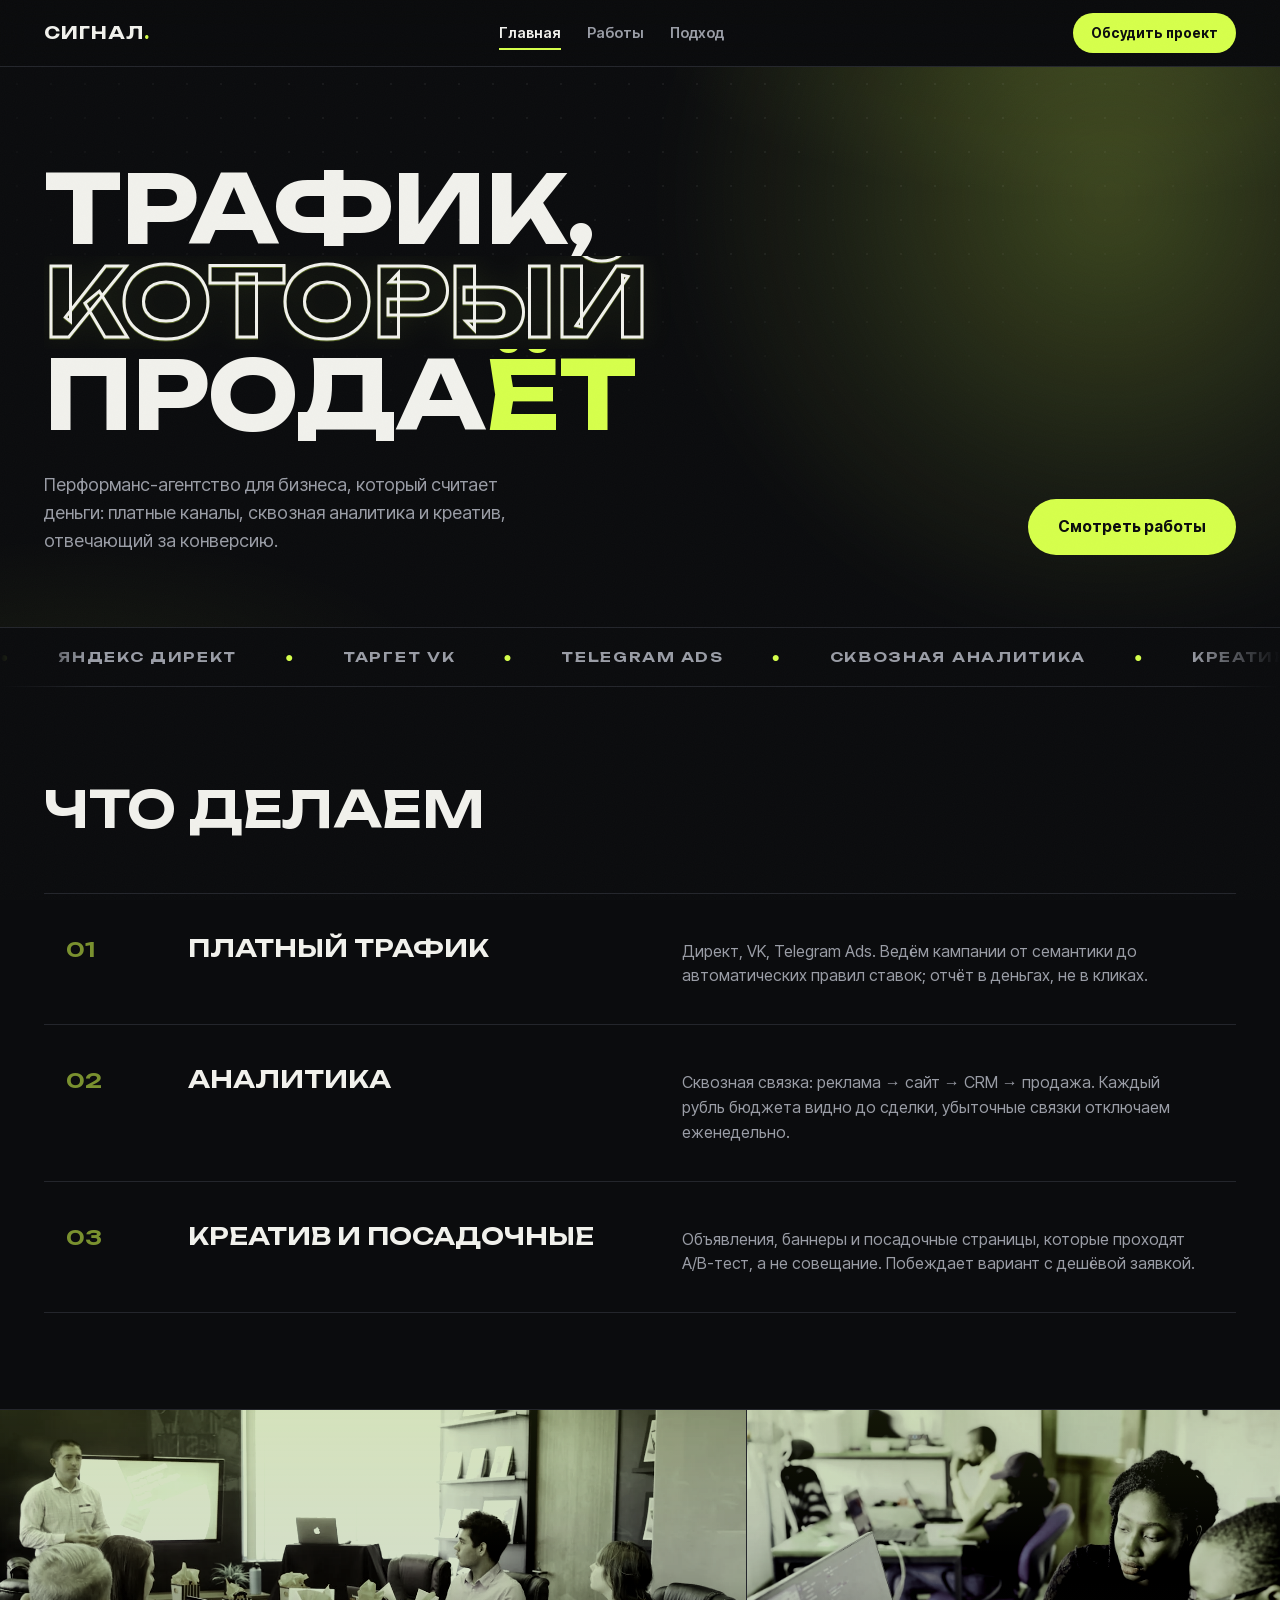
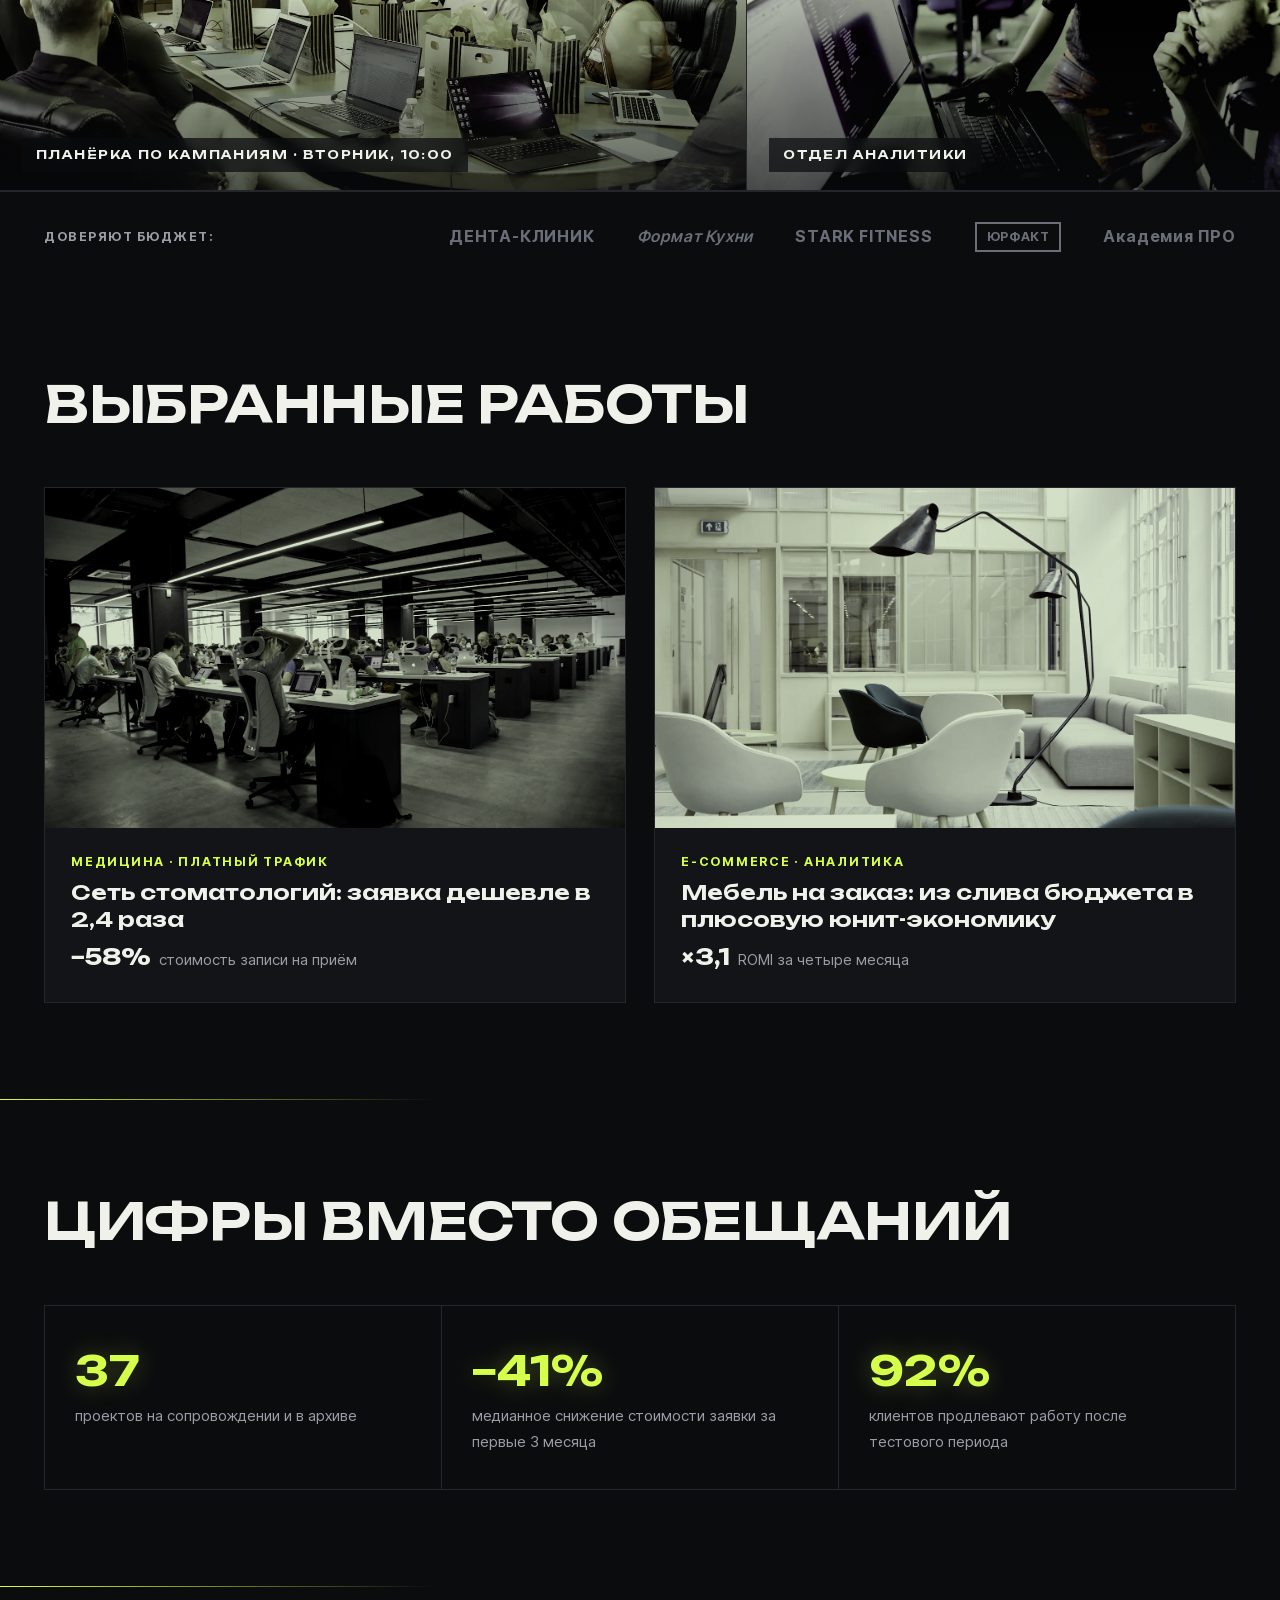
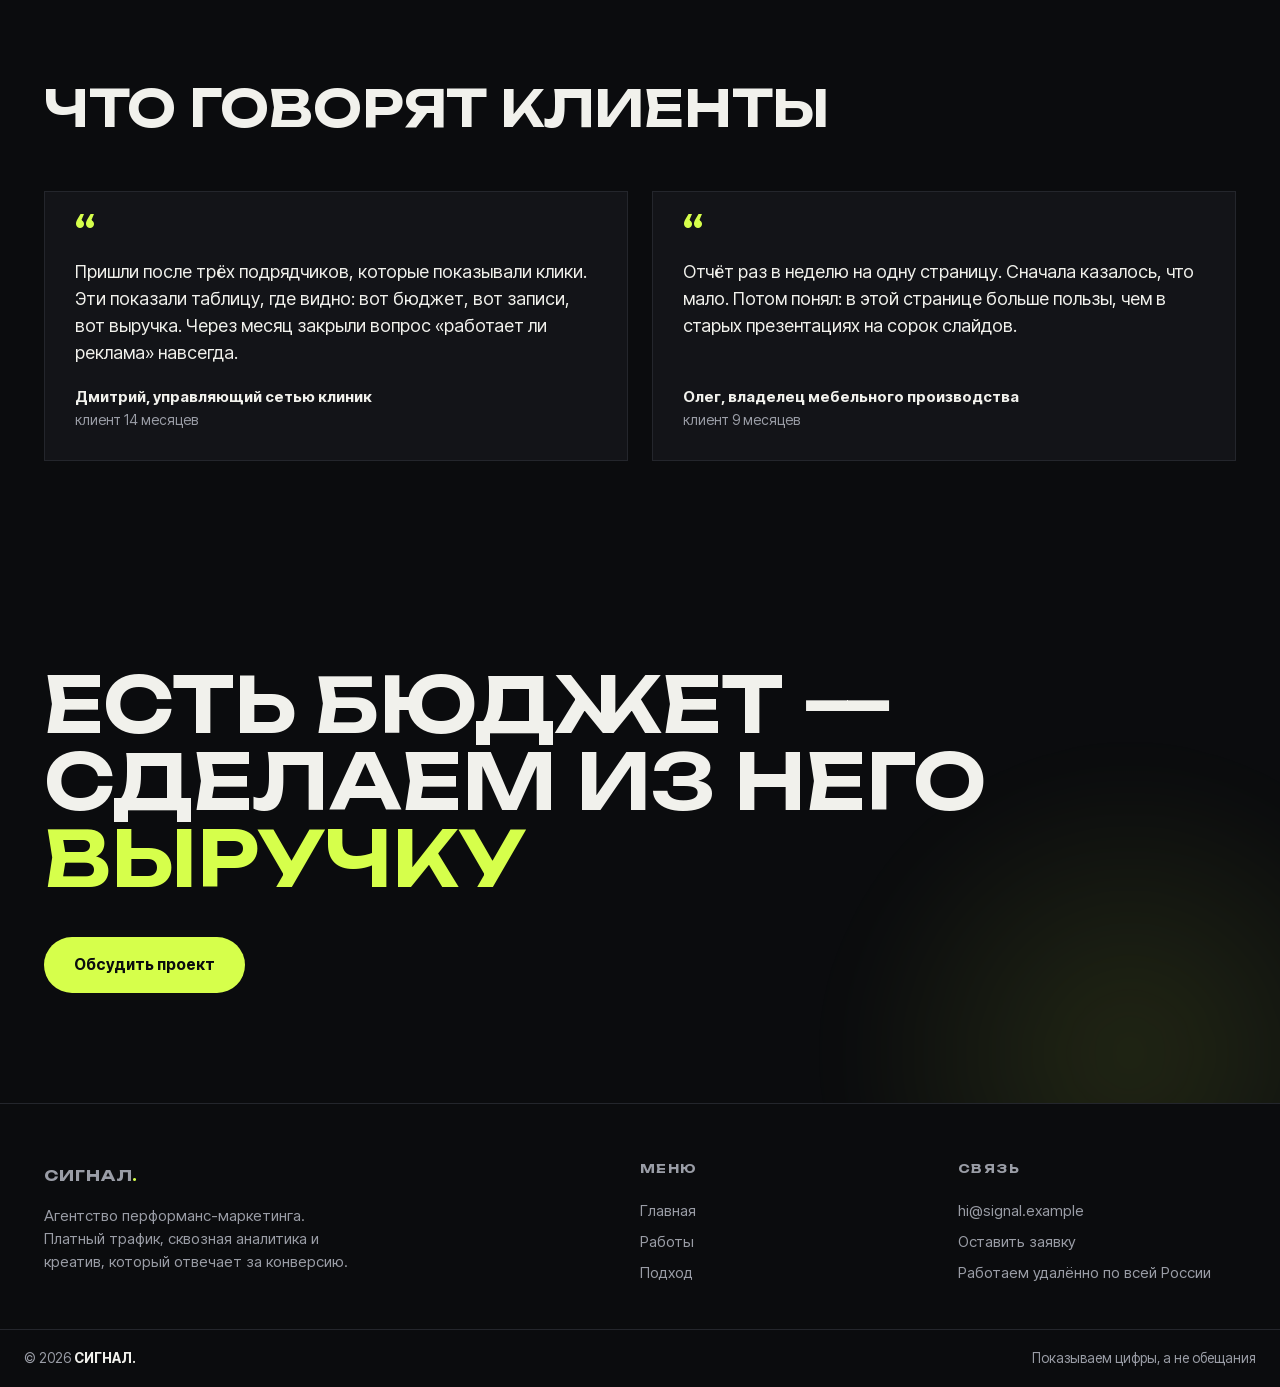
<file: index.html>
<!DOCTYPE html>
<html lang="ru">
<head>
<meta charset="utf-8">
<meta name="viewport" content="width=device-width, initial-scale=1">
<title>Сигнал — агентство перформанс-маркетинга</title>
<meta name="description" content="Сигнал — агентство перформанс-маркетинга: платный трафик, аналитика, креатив. Работаем на заявки и продажи, а не на охваты.">
<link rel="preload" href="fonts/inter-tight-500-cyrillic.woff2" as="font" type="font/woff2" crossorigin>
<link rel="stylesheet" href="fonts/fonts.css">
<link rel="stylesheet" href="style.css">
<link rel="icon" href="data:image/svg+xml,%3Csvg xmlns=%27http://www.w3.org/2000/svg%27 viewBox=%270 0 64 64%27%3E%3Crect width=%2764%27 height=%2764%27 fill=%27%230b0c0e%27/%3E%3Ctext x=%2732%27 y=%2744%27 font-family=%27Arial,sans-serif%27 font-size=%2736%27 font-weight=%27800%27 fill=%27%23d6ff4b%27 text-anchor=%27middle%27%3EC%3C/text%3E%3C/svg%3E">
<meta property="og:title" content="Сигнал — агентство перформанс-маркетинга">
<meta property="og:type" content="website">
<meta property="og:description" content="Сигнал — агентство перформанс-маркетинга: платный трафик, аналитика, креатив. Работаем на заявки и продажи, а не на охваты.">
</head>
<body>

<header class="head">
  <div class="wrap">
    <a class="logo" href="index.html">СИГНАЛ<i>.</i></a>
    <nav class="nav">
      <a href="index.html" class="on">Главная</a>
      <a href="works.html">Работы</a>
      <a href="approach.html">Подход</a>
    </nav>
    <a class="cta-mini" href="#" data-modal-open>Обсудить проект</a>
  </div>
</header>

<section class="hero">
  <div class="wrap">
    <h1><span class="line"><span>Трафик,</span></span><span class="line"><span class="hollow">который</span></span><span class="line"><span>прода<i class="acid" style="font-style:normal">ёт</i></span></span></h1>
    <div class="hero-sub">
      <p>Перформанс-агентство для бизнеса, который считает деньги: платные каналы, сквозная аналитика и креатив, отвечающий за конверсию.</p>
      <a class="btn" href="works.html">Смотреть работы</a>
    </div>
  </div>
</section>

<div class="marquee" aria-hidden="true">
  <div class="marquee-track">
    <span><i>●</i>Яндекс Директ</span><span><i>●</i>Таргет VK</span><span><i>●</i>Telegram Ads</span><span><i>●</i>Сквозная аналитика</span><span><i>●</i>Креатив</span><span><i>●</i>CRM-маркетинг</span>
    <span><i>●</i>Яндекс Директ</span><span><i>●</i>Таргет VK</span><span><i>●</i>Telegram Ads</span><span><i>●</i>Сквозная аналитика</span><span><i>●</i>Креатив</span><span><i>●</i>CRM-маркетинг</span>
  </div>
</div>

<section class="blk">
  <div class="wrap">
    <h2>Что делаем</h2>
    <div class="srv">
      <div class="srv-row rise">
        <div class="no">01</div>
        <h3>Платный трафик</h3>
        <p>Директ, VK, Telegram Ads. Ведём кампании от семантики до автоматических правил ставок; отчёт в деньгах, не в кликах.</p>
      </div>
      <div class="srv-row rise">
        <div class="no">02</div>
        <h3>Аналитика</h3>
        <p>Сквозная связка: реклама → сайт → CRM → продажа. Каждый рубль бюджета видно до сделки, убыточные связки отключаем еженедельно.</p>
      </div>
      <div class="srv-row rise">
        <div class="no">03</div>
        <h3>Креатив и посадочные</h3>
        <p>Объявления, баннеры и посадочные страницы, которые проходят A/B-тест, а не совещание. Побеждает вариант с дешёвой заявкой.</p>
      </div>
    </div>
  </div>
</section>

<div class="strip" aria-label="Студия в работе">
  <div class="wrap">
    <figure>
      <img src="img/studio-2.webp" alt="Разбор кампании на планёрке" loading="lazy">
      <figcaption>Планёрка по кампаниям · вторник, 10:00</figcaption>
    </figure>
    <figure>
      <img src="img/studio-1.webp" alt="Аналитики за настройкой связок" loading="lazy">
      <figcaption>Отдел аналитики</figcaption>
    </figure>
  </div>
</div>

<div class="clients">
  <div class="wrap">
    <span class="label">Доверяют бюджет:</span>
    <div class="marks">
      <span>ДЕНТА-КЛИНИК</span>
      <span>Формат Кухни</span>
      <span>STARK FITNESS</span>
      <span>ЮРФАКТ</span>
      <span>Академия ПРО</span>
    </div>
  </div>
</div>

<section class="blk">
  <div class="wrap">
    <h2>Выбранные работы</h2>
    <div class="works-grid">
      <a class="work-card rise" href="work-dental.html">
        <img src="img/work-dental.webp" alt="Кейс: сеть стоматологий" loading="lazy">
        <div class="work-card__body">
          <span class="work-card__tag">Медицина · платный трафик</span>
          <h3>Сеть стоматологий: заявка дешевле в 2,4 раза</h3>
          <div class="work-card__nums"><b>−58%</b>стоимость записи на приём</div>
        </div>
      </a>
      <a class="work-card rise" href="work-furniture.html">
        <img src="img/work-furniture.webp" alt="Кейс: мебельное производство" loading="lazy">
        <div class="work-card__body">
          <span class="work-card__tag">E-commerce · аналитика</span>
          <h3>Мебель на заказ: из слива бюджета в плюсовую юнит-экономику</h3>
          <div class="work-card__nums"><b>×3,1</b>ROMI за четыре месяца</div>
        </div>
      </a>
    </div>
  </div>
</section>

<section class="blk">
  <div class="wrap">
    <h2>Цифры вместо обещаний</h2>
    <div class="nums">
      <div class="rise"><b>37</b><span>проектов на сопровождении и в архиве</span></div>
      <div class="rise"><b>−41%</b><span>медианное снижение стоимости заявки за первые 3 месяца</span></div>
      <div class="rise"><b>92%</b><span>клиентов продлевают работу после тестового периода</span></div>
    </div>
  </div>
</section>

<section class="blk">
  <div class="wrap">
    <h2>Что говорят клиенты</h2>
    <div class="tst">
      <blockquote class="rise">
        Пришли после трёх подрядчиков, которые показывали клики. Эти показали таблицу, где видно: вот бюджет, вот записи, вот выручка. Через месяц закрыли вопрос «работает ли реклама» навсегда.
        <footer><b>Дмитрий, управляющий сетью клиник</b>клиент 14 месяцев</footer>
      </blockquote>
      <blockquote class="rise">
        Отчёт раз в неделю на одну страницу. Сначала казалось, что мало. Потом понял: в этой странице больше пользы, чем в старых презентациях на сорок слайдов.
        <footer><b>Олег, владелец мебельного производства</b>клиент 9 месяцев</footer>
      </blockquote>
    </div>
  </div>
</section>

<section class="big-cta">
  <div class="wrap">
    <h2>Есть бюджет —<br>сделаем из него <span>выручку</span></h2>
    <a class="btn" href="#" data-modal-open>Обсудить проект</a>
  </div>
</section>

<footer class="foot">
  <div class="wrap cols">
    <div class="about-col">
      <a class="logo" href="index.html">СИГНАЛ<i>.</i></a>
      <p>Агентство перформанс-маркетинга. Платный трафик, сквозная аналитика и креатив, который отвечает за конверсию.</p>
    </div>
    <div>
      <h4>Меню</h4>
      <a href="index.html">Главная</a>
      <a href="works.html">Работы</a>
      <a href="approach.html">Подход</a>
    </div>
    <div>
      <h4>Связь</h4>
      <a href="#" data-modal-open>hi@signal.example</a>
      <a href="#" data-modal-open>Оставить заявку</a>
      <a>Работаем удалённо по всей России</a>
    </div>
  </div>
  <div class="base">
    <div>© 2026 <b>СИГНАЛ.</b></div>
    <div>Показываем цифры, а не обещания</div>
  </div>
</footer>

<dialog class="modal" id="lead-modal" aria-labelledby="lm-title">
  <div class="modal__back" data-modal-close></div>
  <div class="modal__box">
    <button class="modal__close" data-modal-close aria-label="Закрыть">&times;</button>
    <h3 id="lm-title">Обсудить проект</h3>
    <p class="sub">Расскажите о задаче, вернёмся с планом и оценкой в течение рабочего дня.</p>
    <form data-lead-form>
      <label for="lm-name">Имя</label>
      <input id="lm-name" autofocus type="text" name="name" required placeholder="Как к вам обращаться">
      <label for="lm-phone">Телефон или Telegram</label>
      <input id="lm-phone" type="text" name="phone" required placeholder="+7 ___ ___-__-__ или @ник">
      <label for="lm-budget">Месячный бюджет на трафик</label>
      <select id="lm-budget" name="budget">
        <option>До 150 тысяч</option>
        <option>150–500 тысяч</option>
        <option>500 тысяч – 1,5 млн</option>
        <option>Больше 1,5 млн</option>
        <option>Бюджета ещё нет, нужен расчёт</option>
      </select>
      <label for="lm-msg">Задача</label>
      <textarea id="lm-msg" name="msg" placeholder="Ниша, что продаёте, что сейчас с рекламой"></textarea>
      <button class="send" type="submit">Отправить</button>
      <p class="fine">Нажимая кнопку, вы соглашаетесь с политикой обработки персональных данных</p>
      <p class="fine"><strong>Демонстрационный проект из портфолио.</strong> Агентство «Сигнал», его кейсы и клиенты вымышлены, форма заявку никуда не отправляет. Связаться с автором сайта: <a href="https://shulgin.is-a.dev">shulgin.is-a.dev</a></p>
    </form>
    <div class="modal__ok">
      <div class="ring">&#10003;</div>
      <h3>Принято</h3>
      <p class="sub">Ответим в течение рабочего дня.</p>
    </div>
  </div>
</dialog>

<script src="app.js"></script>
</body>
</html>
</file>
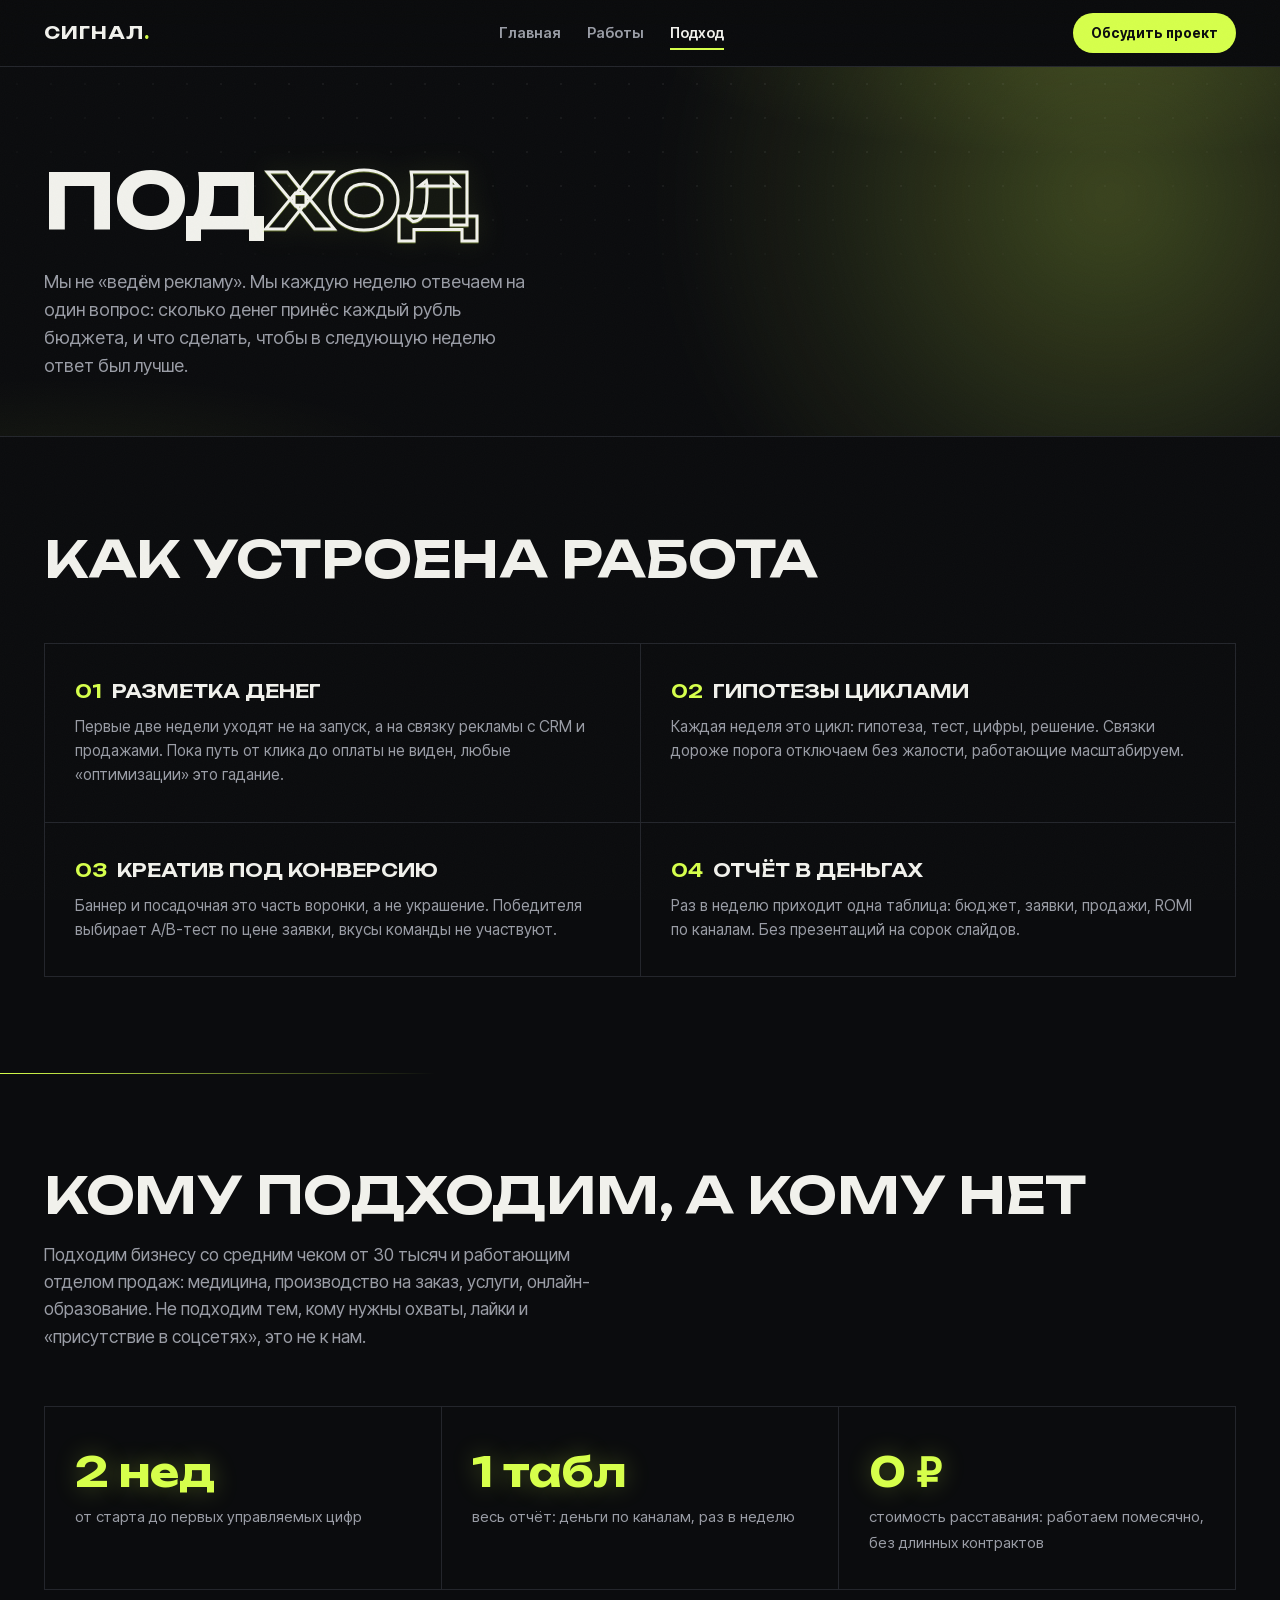
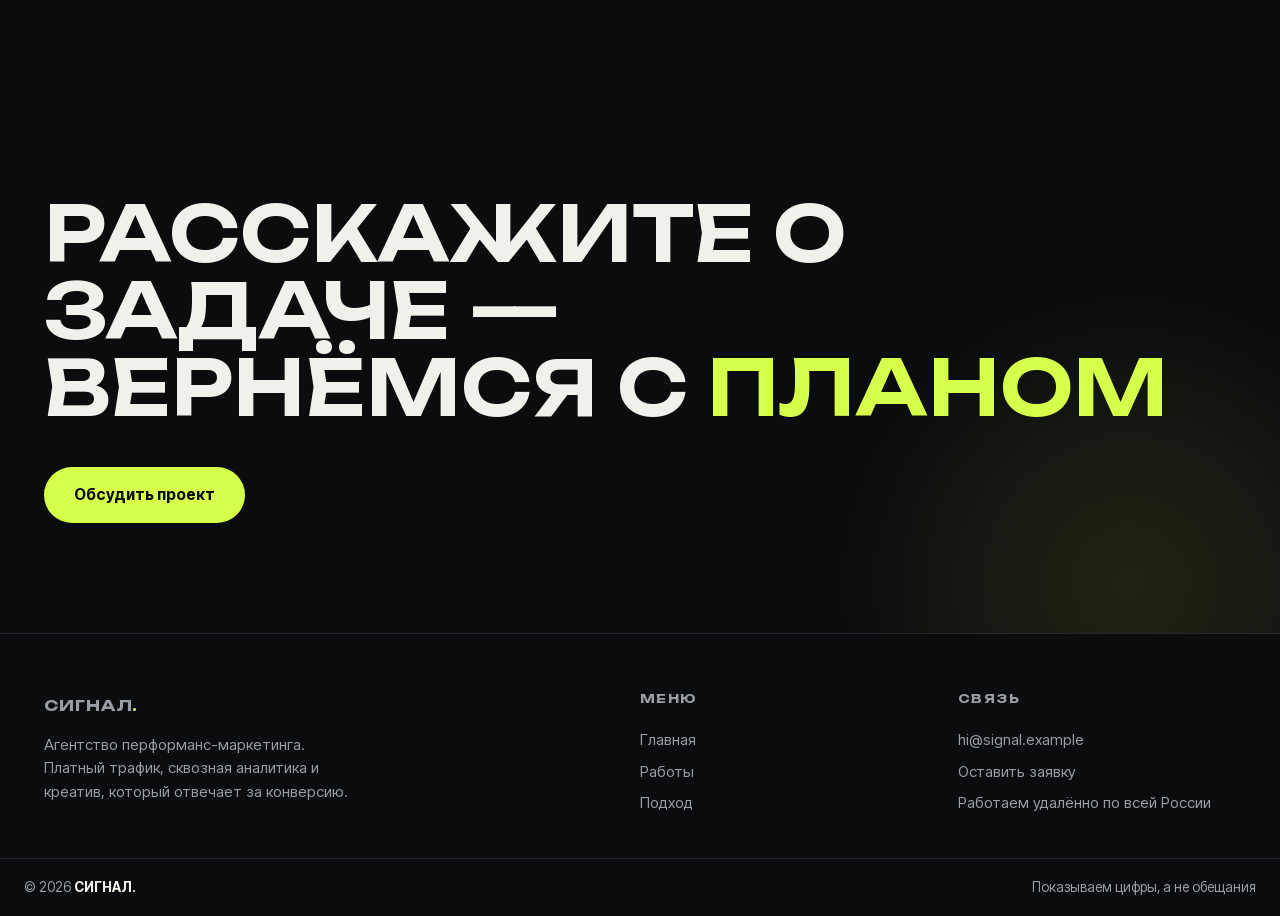
<file: approach.html>
<!DOCTYPE html>
<html lang="ru">
<head>
<meta charset="utf-8">
<meta name="viewport" content="width=device-width, initial-scale=1">
<title>Подход — Сигнал</title>
<meta name="description" content="Как работает агентство Сигнал: недельные циклы, решения по цифрам, отчёт в деньгах. Формат работы и команда.">
<link rel="preload" href="fonts/inter-tight-500-cyrillic.woff2" as="font" type="font/woff2" crossorigin>
<link rel="stylesheet" href="fonts/fonts.css">
<link rel="stylesheet" href="style.css">
<link rel="icon" href="data:image/svg+xml,%3Csvg xmlns=%27http://www.w3.org/2000/svg%27 viewBox=%270 0 64 64%27%3E%3Crect width=%2764%27 height=%2764%27 fill=%27%230b0c0e%27/%3E%3Ctext x=%2732%27 y=%2744%27 font-family=%27Arial,sans-serif%27 font-size=%2736%27 font-weight=%27800%27 fill=%27%23d6ff4b%27 text-anchor=%27middle%27%3EC%3C/text%3E%3C/svg%3E">
<meta property="og:title" content="Подход — Сигнал">
<meta property="og:type" content="website">
<meta property="og:description" content="Как работает агентство Сигнал: недельные циклы, решения по цифрам, отчёт в деньгах. Формат работы и команда.">
</head>
<body>

<header class="head">
  <div class="wrap">
    <a class="logo" href="index.html">СИГНАЛ<i>.</i></a>
    <nav class="nav">
      <a href="index.html">Главная</a>
      <a href="works.html">Работы</a>
      <a href="approach.html" class="on">Подход</a>
    </nav>
    <a class="cta-mini" href="#" data-modal-open>Обсудить проект</a>
  </div>
</header>

<section class="hero" style="padding-bottom:56px">
  <div class="wrap">
    <h1 style="font-size:clamp(38px,6vw,84px)">Под<span class="hollow">ход</span></h1>
    <div class="hero-sub">
      <p>Мы не «ведём рекламу». Мы каждую неделю отвечаем на один вопрос: сколько денег принёс каждый рубль бюджета, и что сделать, чтобы в следующую неделю ответ был лучше.</p>
    </div>
  </div>
</section>

<section class="blk">
  <div class="wrap">
    <h2>Как устроена работа</h2>
    <div class="steps">
      <div class="rise">
        <h3><i>01</i>Разметка денег</h3>
        <p>Первые две недели уходят не на запуск, а на связку рекламы с CRM и продажами. Пока путь от клика до оплаты не виден, любые «оптимизации» это гадание.</p>
      </div>
      <div class="rise">
        <h3><i>02</i>Гипотезы циклами</h3>
        <p>Каждая неделя это цикл: гипотеза, тест, цифры, решение. Связки дороже порога отключаем без жалости, работающие масштабируем.</p>
      </div>
      <div class="rise">
        <h3><i>03</i>Креатив под конверсию</h3>
        <p>Баннер и посадочная это часть воронки, а не украшение. Победителя выбирает A/B-тест по цене заявки, вкусы команды не участвуют.</p>
      </div>
      <div class="rise">
        <h3><i>04</i>Отчёт в деньгах</h3>
        <p>Раз в неделю приходит одна таблица: бюджет, заявки, продажи, ROMI по каналам. Без презентаций на сорок слайдов.</p>
      </div>
    </div>
  </div>
</section>

<section class="blk">
  <div class="wrap">
    <h2>Кому подходим, а кому нет</h2>
    <p class="lead">Подходим бизнесу со средним чеком от 30 тысяч и работающим отделом продаж: медицина, производство на заказ, услуги, онлайн-образование. Не подходим тем, кому нужны охваты, лайки и «присутствие в соцсетях», это не к нам.</p>
    <div class="nums">
      <div class="rise"><b>2 нед</b><span>от старта до первых управляемых цифр</span></div>
      <div class="rise"><b>1 табл</b><span>весь отчёт: деньги по каналам, раз в неделю</span></div>
      <div class="rise"><b>0 ₽</b><span>стоимость расставания: работаем помесячно, без длинных контрактов</span></div>
    </div>
  </div>
</section>

<section class="big-cta">
  <div class="wrap">
    <h2>Расскажите о задаче —<br>вернёмся с <span>планом</span></h2>
    <a class="btn" href="#" data-modal-open>Обсудить проект</a>
  </div>
</section>

<footer class="foot">
  <div class="wrap cols">
    <div class="about-col">
      <a class="logo" href="index.html">СИГНАЛ<i>.</i></a>
      <p>Агентство перформанс-маркетинга. Платный трафик, сквозная аналитика и креатив, который отвечает за конверсию.</p>
    </div>
    <div>
      <h4>Меню</h4>
      <a href="index.html">Главная</a>
      <a href="works.html">Работы</a>
      <a href="approach.html">Подход</a>
    </div>
    <div>
      <h4>Связь</h4>
      <a href="#" data-modal-open>hi@signal.example</a>
      <a href="#" data-modal-open>Оставить заявку</a>
      <a>Работаем удалённо по всей России</a>
    </div>
  </div>
  <div class="base">
    <div>© 2026 <b>СИГНАЛ.</b></div>
    <div>Показываем цифры, а не обещания</div>
  </div>
</footer>

<dialog class="modal" id="lead-modal" aria-labelledby="lm-title">
  <div class="modal__back" data-modal-close></div>
  <div class="modal__box">
    <button class="modal__close" data-modal-close aria-label="Закрыть">&times;</button>
    <h3 id="lm-title">Обсудить проект</h3>
    <p class="sub">Расскажите о задаче, вернёмся с планом и оценкой в течение рабочего дня.</p>
    <form data-lead-form>
      <label for="lm-name">Имя</label>
      <input id="lm-name" autofocus type="text" name="name" required placeholder="Как к вам обращаться">
      <label for="lm-phone">Телефон или Telegram</label>
      <input id="lm-phone" type="text" name="phone" required placeholder="+7 ___ ___-__-__ или @ник">
      <label for="lm-budget">Месячный бюджет на трафик</label>
      <select id="lm-budget" name="budget">
        <option>До 150 тысяч</option>
        <option>150–500 тысяч</option>
        <option>500 тысяч – 1,5 млн</option>
        <option>Больше 1,5 млн</option>
        <option>Бюджета ещё нет, нужен расчёт</option>
      </select>
      <label for="lm-msg">Задача</label>
      <textarea id="lm-msg" name="msg" placeholder="Ниша, что продаёте, что сейчас с рекламой"></textarea>
      <button class="send" type="submit">Отправить</button>
      <p class="fine">Нажимая кнопку, вы соглашаетесь с политикой обработки персональных данных</p>
      <p class="fine"><strong>Демонстрационный проект из портфолио.</strong> Агентство «Сигнал», его кейсы и клиенты вымышлены, форма заявку никуда не отправляет. Связаться с автором сайта: <a href="https://shulgin.is-a.dev">shulgin.is-a.dev</a></p>
    </form>
    <div class="modal__ok">
      <div class="ring">&#10003;</div>
      <h3>Принято</h3>
      <p class="sub">Ответим в течение рабочего дня.</p>
    </div>
  </div>
</dialog>

<script src="app.js"></script>
</body>
</html>
</file>
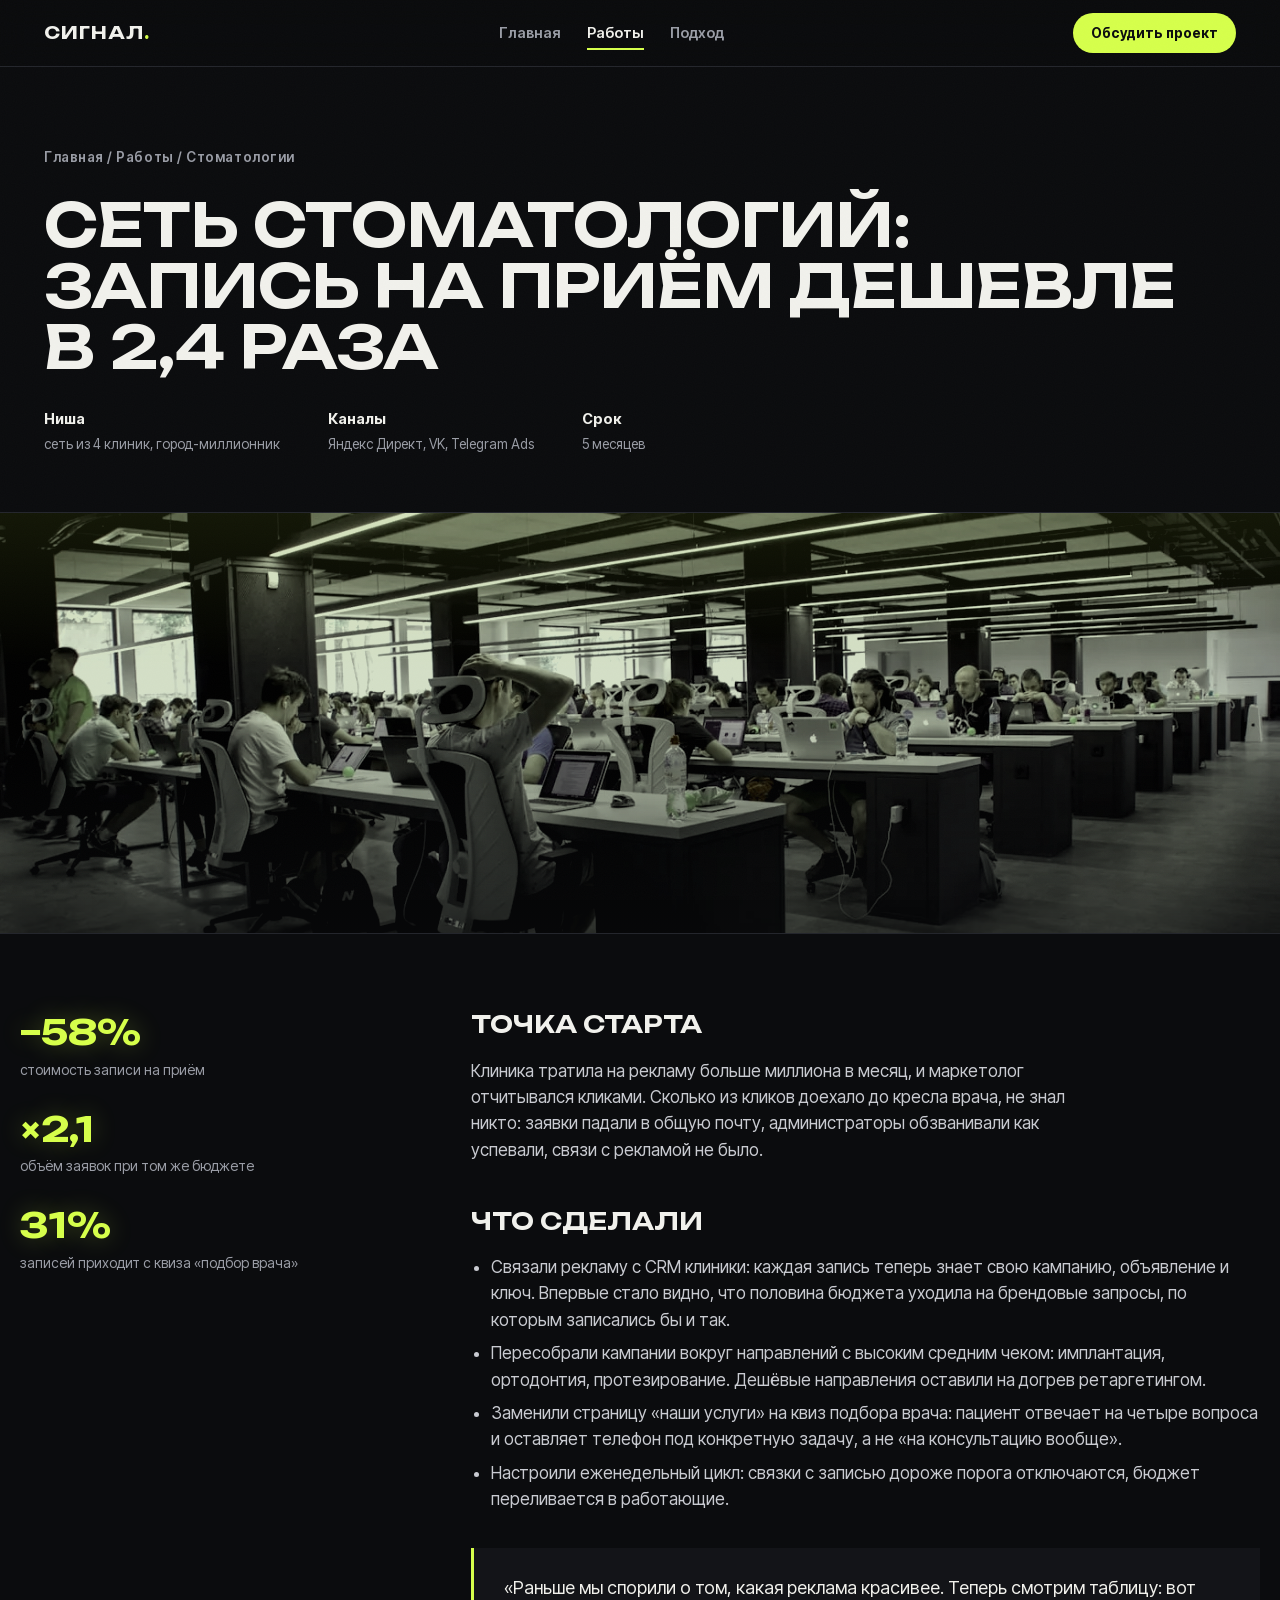
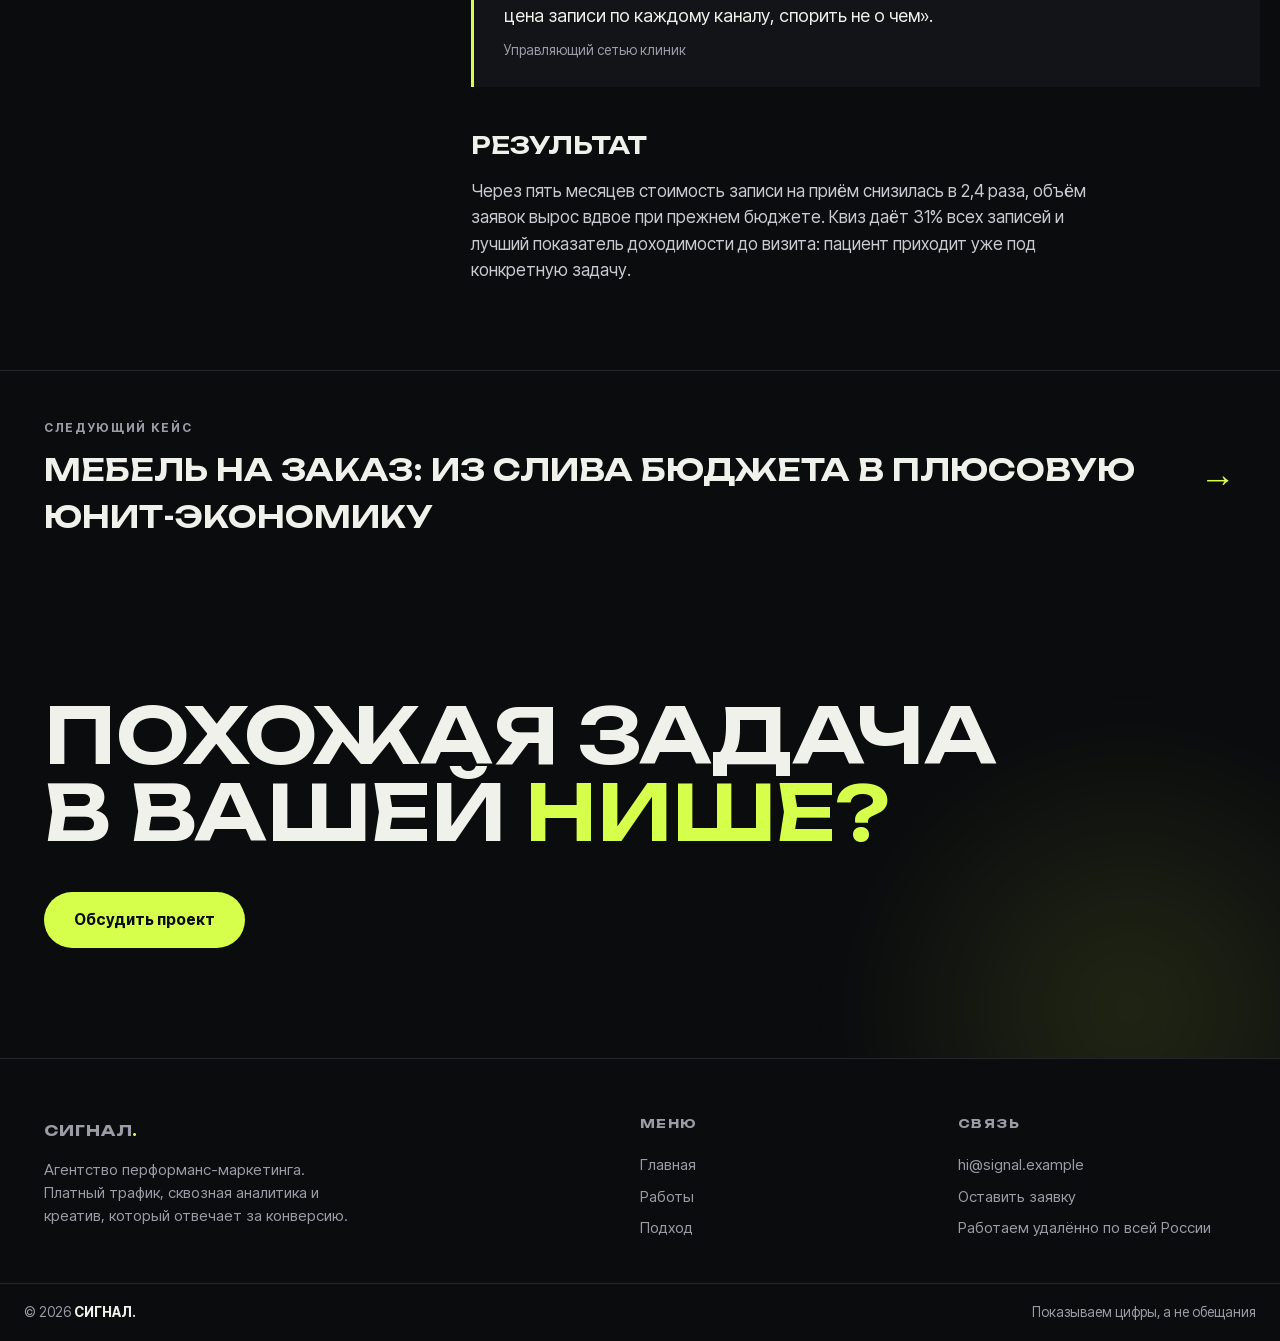
<file: work-dental.html>
<!DOCTYPE html>
<html lang="ru">
<head>
<meta charset="utf-8">
<meta name="viewport" content="width=device-width, initial-scale=1">
<title>Кейс: сеть стоматологий — Сигнал</title>
<meta name="description" content="Как сеть стоматологий снизила стоимость записи на приём в 2,4 раза: пересборка кампаний, квиз-посадочные, аналитика до визита.">
<link rel="preload" href="fonts/inter-tight-500-cyrillic.woff2" as="font" type="font/woff2" crossorigin>
<link rel="stylesheet" href="fonts/fonts.css">
<link rel="stylesheet" href="style.css">
<link rel="icon" href="data:image/svg+xml,%3Csvg xmlns=%27http://www.w3.org/2000/svg%27 viewBox=%270 0 64 64%27%3E%3Crect width=%2764%27 height=%2764%27 fill=%27%230b0c0e%27/%3E%3Ctext x=%2732%27 y=%2744%27 font-family=%27Arial,sans-serif%27 font-size=%2736%27 font-weight=%27800%27 fill=%27%23d6ff4b%27 text-anchor=%27middle%27%3EC%3C/text%3E%3C/svg%3E">
<meta property="og:title" content="Кейс: сеть стоматологий — Сигнал">
<meta property="og:type" content="website">
<meta property="og:description" content="Как сеть стоматологий снизила стоимость записи на приём в 2,4 раза: пересборка кампаний, квиз-посадочные, аналитика до визита.">
</head>
<body>

<header class="head">
  <div class="wrap">
    <a class="logo" href="index.html">СИГНАЛ<i>.</i></a>
    <nav class="nav">
      <a href="index.html">Главная</a>
      <a href="works.html" class="on">Работы</a>
      <a href="approach.html">Подход</a>
    </nav>
    <a class="cta-mini" href="#" data-modal-open>Обсудить проект</a>
  </div>
</header>

<section class="work-hero">
  <div class="wrap">
    <div class="crumbs"><a href="index.html">Главная</a> / <a href="works.html">Работы</a> / Стоматологии</div>
    <h1>Сеть стоматологий: запись на приём дешевле в 2,4 раза</h1>
    <div class="work-meta">
      <div><b>Ниша</b><span>сеть из 4 клиник, город-миллионник</span></div>
      <div><b>Каналы</b><span>Яндекс Директ, VK, Telegram Ads</span></div>
      <div><b>Срок</b><span>5 месяцев</span></div>
    </div>
  </div>
</section>

<div class="work-cover">
  <img src="img/work-dental.webp" alt="Городская архитектура" loading="eager">
</div>

<div class="wrap work-body">
  <aside>
    <div class="nums-side">
      <b>−58%</b><span>стоимость записи на приём</span>
      <b>×2,1</b><span>объём заявок при том же бюджете</span>
      <b>31%</b><span>записей приходит с квиза «подбор врача»</span>
    </div>
  </aside>

  <article>
    <h2>Точка старта</h2>
    <p>Клиника тратила на рекламу больше миллиона в месяц, и маркетолог отчитывался кликами. Сколько из кликов доехало до кресла врача, не знал никто: заявки падали в общую почту, администраторы обзванивали как успевали, связи с рекламой не было.</p>

    <h2>Что сделали</h2>
    <ul>
      <li>Связали рекламу с CRM клиники: каждая запись теперь знает свою кампанию, объявление и ключ. Впервые стало видно, что половина бюджета уходила на брендовые запросы, по которым записались бы и так.</li>
      <li>Пересобрали кампании вокруг направлений с высоким средним чеком: имплантация, ортодонтия, протезирование. Дешёвые направления оставили на догрев ретаргетингом.</li>
      <li>Заменили страницу «наши услуги» на квиз подбора врача: пациент отвечает на четыре вопроса и оставляет телефон под конкретную задачу, а не «на консультацию вообще».</li>
      <li>Настроили еженедельный цикл: связки с записью дороже порога отключаются, бюджет переливается в работающие.</li>
    </ul>

    <blockquote class="quote">
      «Раньше мы спорили о том, какая реклама красивее. Теперь смотрим таблицу: вот цена записи по каждому каналу, спорить не о чем».
      <footer>Управляющий сетью клиник</footer>
    </blockquote>

    <h2>Результат</h2>
    <p>Через пять месяцев стоимость записи на приём снизилась в 2,4 раза, объём заявок вырос вдвое при прежнем бюджете. Квиз даёт 31% всех записей и лучший показатель доходимости до визита: пациент приходит уже под конкретную задачу.</p>
  </article>
</div>

<div class="next-case">
  <div class="wrap">
    <a href="work-furniture.html">
      <div><small>Следующий кейс</small><h3>Мебель на заказ: из слива бюджета в плюсовую юнит-экономику</h3></div>
      <span class="arr">&rarr;</span>
    </a>
  </div>
</div>

<section class="big-cta">
  <div class="wrap">
    <h2>Похожая задача<br>в вашей <span>нише?</span></h2>
    <a class="btn" href="#" data-modal-open>Обсудить проект</a>
  </div>
</section>

<footer class="foot">
  <div class="wrap cols">
    <div class="about-col">
      <a class="logo" href="index.html">СИГНАЛ<i>.</i></a>
      <p>Агентство перформанс-маркетинга. Платный трафик, сквозная аналитика и креатив, который отвечает за конверсию.</p>
    </div>
    <div>
      <h4>Меню</h4>
      <a href="index.html">Главная</a>
      <a href="works.html">Работы</a>
      <a href="approach.html">Подход</a>
    </div>
    <div>
      <h4>Связь</h4>
      <a href="#" data-modal-open>hi@signal.example</a>
      <a href="#" data-modal-open>Оставить заявку</a>
      <a>Работаем удалённо по всей России</a>
    </div>
  </div>
  <div class="base">
    <div>© 2026 <b>СИГНАЛ.</b></div>
    <div>Показываем цифры, а не обещания</div>
  </div>
</footer>

<dialog class="modal" id="lead-modal" aria-labelledby="lm-title">
  <div class="modal__back" data-modal-close></div>
  <div class="modal__box">
    <button class="modal__close" data-modal-close aria-label="Закрыть">&times;</button>
    <h3 id="lm-title">Обсудить проект</h3>
    <p class="sub">Расскажите о задаче, вернёмся с планом и оценкой в течение рабочего дня.</p>
    <form data-lead-form>
      <label for="lm-name">Имя</label>
      <input id="lm-name" autofocus type="text" name="name" required placeholder="Как к вам обращаться">
      <label for="lm-phone">Телефон или Telegram</label>
      <input id="lm-phone" type="text" name="phone" required placeholder="+7 ___ ___-__-__ или @ник">
      <label for="lm-budget">Месячный бюджет на трафик</label>
      <select id="lm-budget" name="budget">
        <option>До 150 тысяч</option>
        <option>150–500 тысяч</option>
        <option>500 тысяч – 1,5 млн</option>
        <option>Больше 1,5 млн</option>
        <option>Бюджета ещё нет, нужен расчёт</option>
      </select>
      <label for="lm-msg">Задача</label>
      <textarea id="lm-msg" name="msg" placeholder="Ниша, что продаёте, что сейчас с рекламой"></textarea>
      <button class="send" type="submit">Отправить</button>
      <p class="fine">Нажимая кнопку, вы соглашаетесь с политикой обработки персональных данных</p>
      <p class="fine"><strong>Демонстрационный проект из портфолио.</strong> Агентство «Сигнал», его кейсы и клиенты вымышлены, форма заявку никуда не отправляет. Связаться с автором сайта: <a href="https://shulgin.is-a.dev">shulgin.is-a.dev</a></p>
    </form>
    <div class="modal__ok">
      <div class="ring">&#10003;</div>
      <h3>Принято</h3>
      <p class="sub">Ответим в течение рабочего дня.</p>
    </div>
  </div>
</dialog>

<script src="app.js"></script>
</body>
</html>
</file>
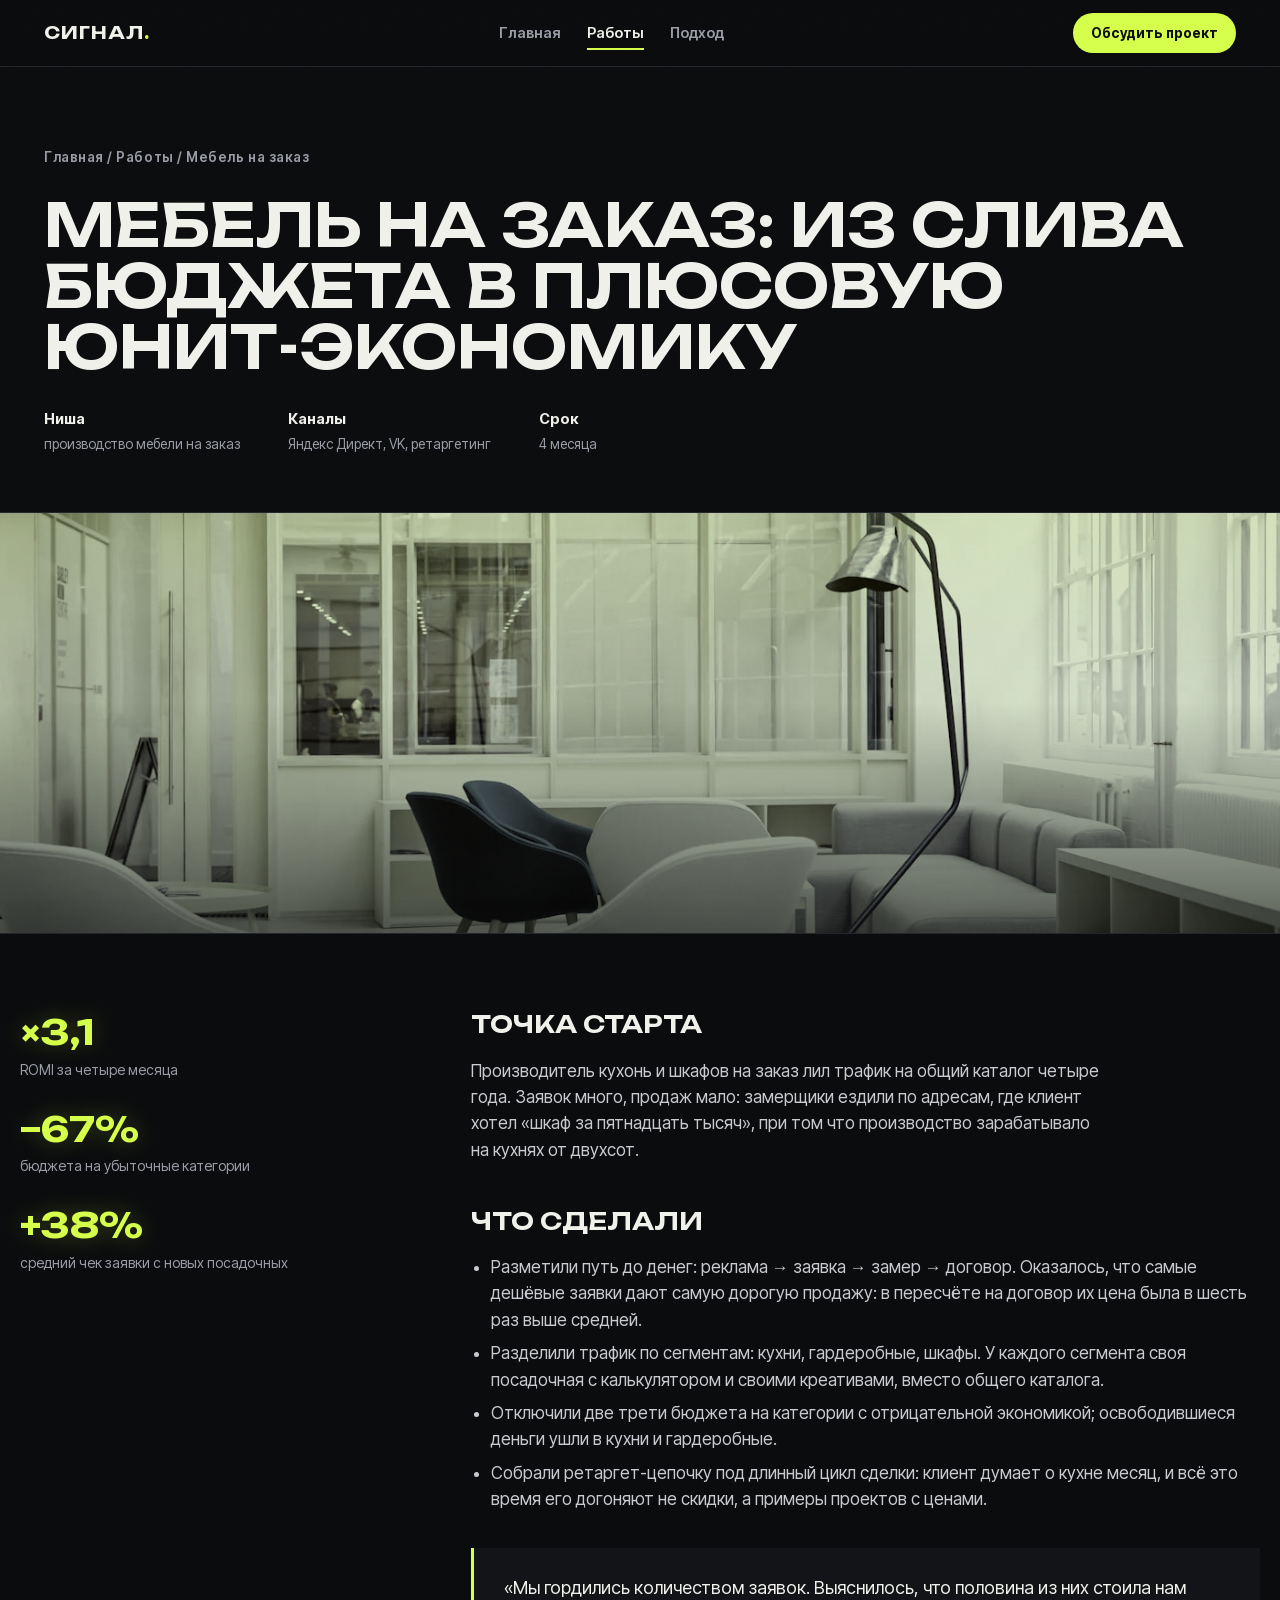
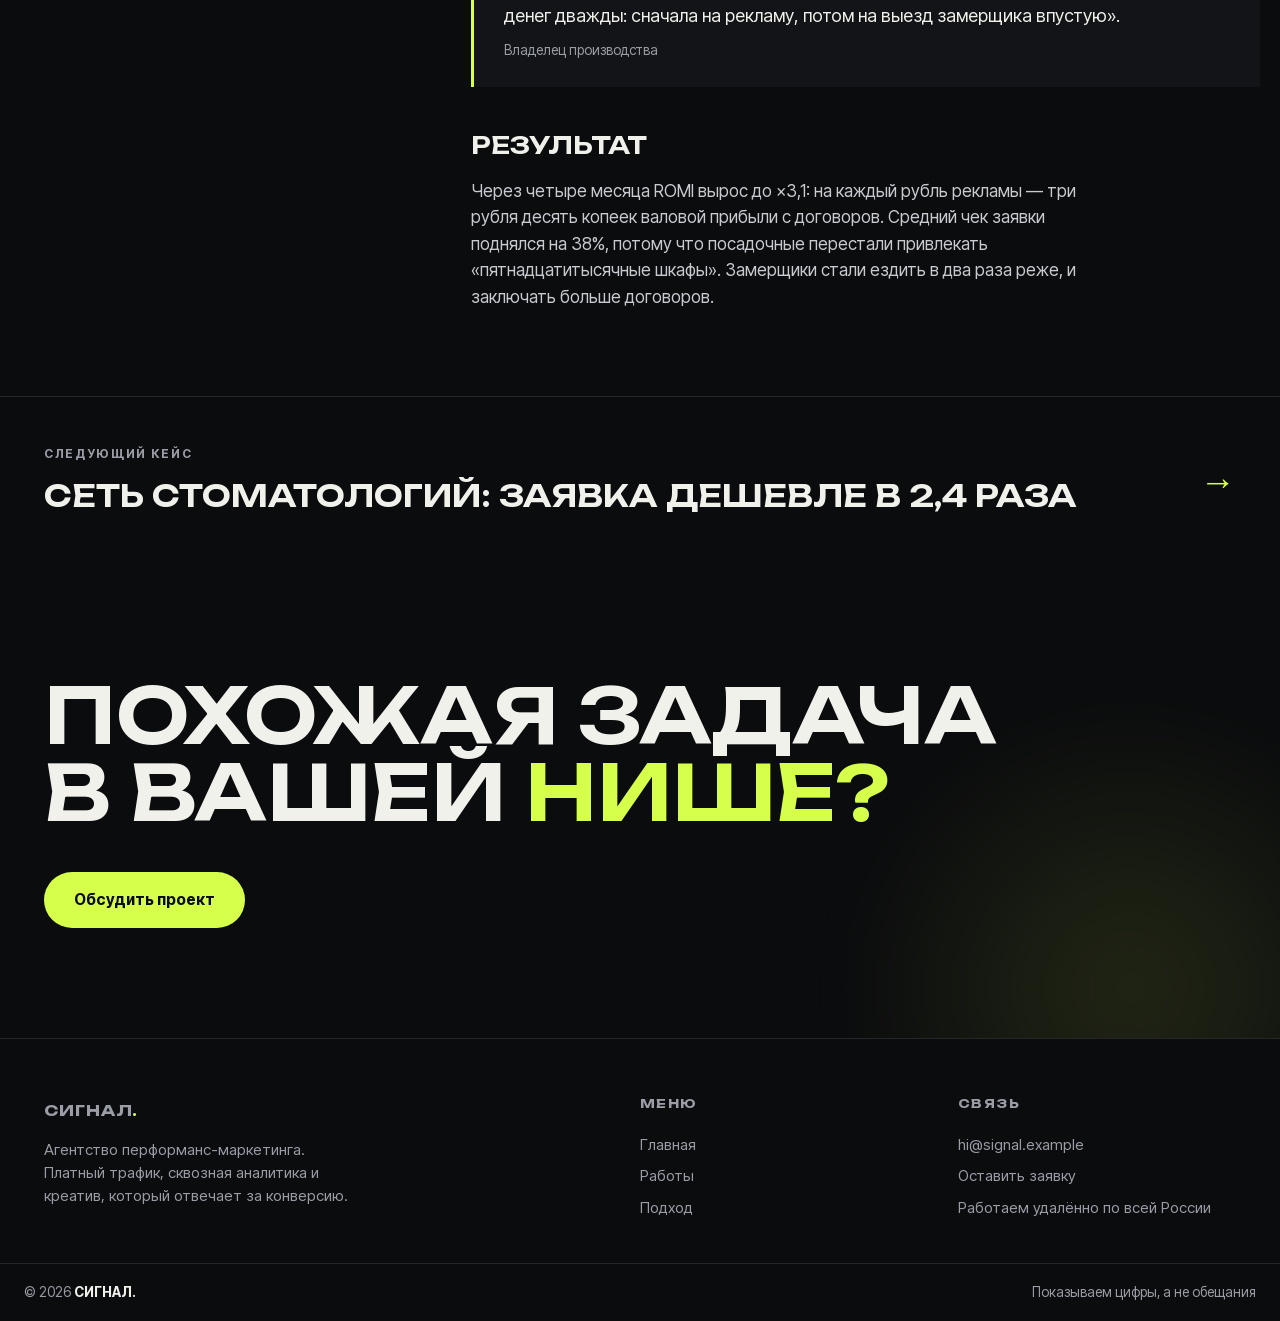
<file: work-furniture.html>
<!DOCTYPE html>
<html lang="ru">
<head>
<meta charset="utf-8">
<meta name="viewport" content="width=device-width, initial-scale=1">
<title>Кейс: мебель на заказ — Сигнал</title>
<meta name="description" content="Как производитель мебели на заказ вышел на ROMI ×3,1: сквозная аналитика, отказ от убыточных категорий, посадочные под сегменты.">
<link rel="preload" href="fonts/inter-tight-500-cyrillic.woff2" as="font" type="font/woff2" crossorigin>
<link rel="stylesheet" href="fonts/fonts.css">
<link rel="stylesheet" href="style.css">
<link rel="icon" href="data:image/svg+xml,%3Csvg xmlns=%27http://www.w3.org/2000/svg%27 viewBox=%270 0 64 64%27%3E%3Crect width=%2764%27 height=%2764%27 fill=%27%230b0c0e%27/%3E%3Ctext x=%2732%27 y=%2744%27 font-family=%27Arial,sans-serif%27 font-size=%2736%27 font-weight=%27800%27 fill=%27%23d6ff4b%27 text-anchor=%27middle%27%3EC%3C/text%3E%3C/svg%3E">
<meta property="og:title" content="Кейс: мебель на заказ — Сигнал">
<meta property="og:type" content="website">
<meta property="og:description" content="Как производитель мебели на заказ вышел на ROMI ×3,1: сквозная аналитика, отказ от убыточных категорий, посадочные под сегменты.">
</head>
<body>

<header class="head">
  <div class="wrap">
    <a class="logo" href="index.html">СИГНАЛ<i>.</i></a>
    <nav class="nav">
      <a href="index.html">Главная</a>
      <a href="works.html" class="on">Работы</a>
      <a href="approach.html">Подход</a>
    </nav>
    <a class="cta-mini" href="#" data-modal-open>Обсудить проект</a>
  </div>
</header>

<section class="work-hero">
  <div class="wrap">
    <div class="crumbs"><a href="index.html">Главная</a> / <a href="works.html">Работы</a> / Мебель на заказ</div>
    <h1>Мебель на заказ: из слива бюджета в плюсовую юнит-экономику</h1>
    <div class="work-meta">
      <div><b>Ниша</b><span>производство мебели на заказ</span></div>
      <div><b>Каналы</b><span>Яндекс Директ, VK, ретаргетинг</span></div>
      <div><b>Срок</b><span>4 месяца</span></div>
    </div>
  </div>
</section>

<div class="work-cover">
  <img src="img/work-furniture.webp" alt="Рабочее пространство" loading="eager">
</div>

<div class="wrap work-body">
  <aside>
    <div class="nums-side">
      <b>×3,1</b><span>ROMI за четыре месяца</span>
      <b>−67%</b><span>бюджета на убыточные категории</span>
      <b>+38%</b><span>средний чек заявки с новых посадочных</span>
    </div>
  </aside>

  <article>
    <h2>Точка старта</h2>
    <p>Производитель кухонь и шкафов на заказ лил трафик на общий каталог четыре года. Заявок много, продаж мало: замерщики ездили по адресам, где клиент хотел «шкаф за пятнадцать тысяч», при том что производство зарабатывало на кухнях от двухсот.</p>

    <h2>Что сделали</h2>
    <ul>
      <li>Разметили путь до денег: реклама → заявка → замер → договор. Оказалось, что самые дешёвые заявки дают самую дорогую продажу: в пересчёте на договор их цена была в шесть раз выше средней.</li>
      <li>Разделили трафик по сегментам: кухни, гардеробные, шкафы. У каждого сегмента своя посадочная с калькулятором и своими креативами, вместо общего каталога.</li>
      <li>Отключили две трети бюджета на категории с отрицательной экономикой; освободившиеся деньги ушли в кухни и гардеробные.</li>
      <li>Собрали ретаргет-цепочку под длинный цикл сделки: клиент думает о кухне месяц, и всё это время его догоняют не скидки, а примеры проектов с ценами.</li>
    </ul>

    <blockquote class="quote">
      «Мы гордились количеством заявок. Выяснилось, что половина из них стоила нам денег дважды: сначала на рекламу, потом на выезд замерщика впустую».
      <footer>Владелец производства</footer>
    </blockquote>

    <h2>Результат</h2>
    <p>Через четыре месяца ROMI вырос до ×3,1: на каждый рубль рекламы — три рубля десять копеек валовой прибыли с договоров. Средний чек заявки поднялся на 38%, потому что посадочные перестали привлекать «пятнадцатитысячные шкафы». Замерщики стали ездить в два раза реже, и заключать больше договоров.</p>
  </article>
</div>

<div class="next-case">
  <div class="wrap">
    <a href="work-dental.html">
      <div><small>Следующий кейс</small><h3>Сеть стоматологий: заявка дешевле в 2,4 раза</h3></div>
      <span class="arr">&rarr;</span>
    </a>
  </div>
</div>

<section class="big-cta">
  <div class="wrap">
    <h2>Похожая задача<br>в вашей <span>нише?</span></h2>
    <a class="btn" href="#" data-modal-open>Обсудить проект</a>
  </div>
</section>

<footer class="foot">
  <div class="wrap cols">
    <div class="about-col">
      <a class="logo" href="index.html">СИГНАЛ<i>.</i></a>
      <p>Агентство перформанс-маркетинга. Платный трафик, сквозная аналитика и креатив, который отвечает за конверсию.</p>
    </div>
    <div>
      <h4>Меню</h4>
      <a href="index.html">Главная</a>
      <a href="works.html">Работы</a>
      <a href="approach.html">Подход</a>
    </div>
    <div>
      <h4>Связь</h4>
      <a href="#" data-modal-open>hi@signal.example</a>
      <a href="#" data-modal-open>Оставить заявку</a>
      <a>Работаем удалённо по всей России</a>
    </div>
  </div>
  <div class="base">
    <div>© 2026 <b>СИГНАЛ.</b></div>
    <div>Показываем цифры, а не обещания</div>
  </div>
</footer>

<dialog class="modal" id="lead-modal" aria-labelledby="lm-title">
  <div class="modal__back" data-modal-close></div>
  <div class="modal__box">
    <button class="modal__close" data-modal-close aria-label="Закрыть">&times;</button>
    <h3 id="lm-title">Обсудить проект</h3>
    <p class="sub">Расскажите о задаче, вернёмся с планом и оценкой в течение рабочего дня.</p>
    <form data-lead-form>
      <label for="lm-name">Имя</label>
      <input id="lm-name" autofocus type="text" name="name" required placeholder="Как к вам обращаться">
      <label for="lm-phone">Телефон или Telegram</label>
      <input id="lm-phone" type="text" name="phone" required placeholder="+7 ___ ___-__-__ или @ник">
      <label for="lm-budget">Месячный бюджет на трафик</label>
      <select id="lm-budget" name="budget">
        <option>До 150 тысяч</option>
        <option>150–500 тысяч</option>
        <option>500 тысяч – 1,5 млн</option>
        <option>Больше 1,5 млн</option>
        <option>Бюджета ещё нет, нужен расчёт</option>
      </select>
      <label for="lm-msg">Задача</label>
      <textarea id="lm-msg" name="msg" placeholder="Ниша, что продаёте, что сейчас с рекламой"></textarea>
      <button class="send" type="submit">Отправить</button>
      <p class="fine">Нажимая кнопку, вы соглашаетесь с политикой обработки персональных данных</p>
      <p class="fine"><strong>Демонстрационный проект из портфолио.</strong> Агентство «Сигнал», его кейсы и клиенты вымышлены, форма заявку никуда не отправляет. Связаться с автором сайта: <a href="https://shulgin.is-a.dev">shulgin.is-a.dev</a></p>
    </form>
    <div class="modal__ok">
      <div class="ring">&#10003;</div>
      <h3>Принято</h3>
      <p class="sub">Ответим в течение рабочего дня.</p>
    </div>
  </div>
</dialog>

<script src="app.js"></script>
</body>
</html>
</file>
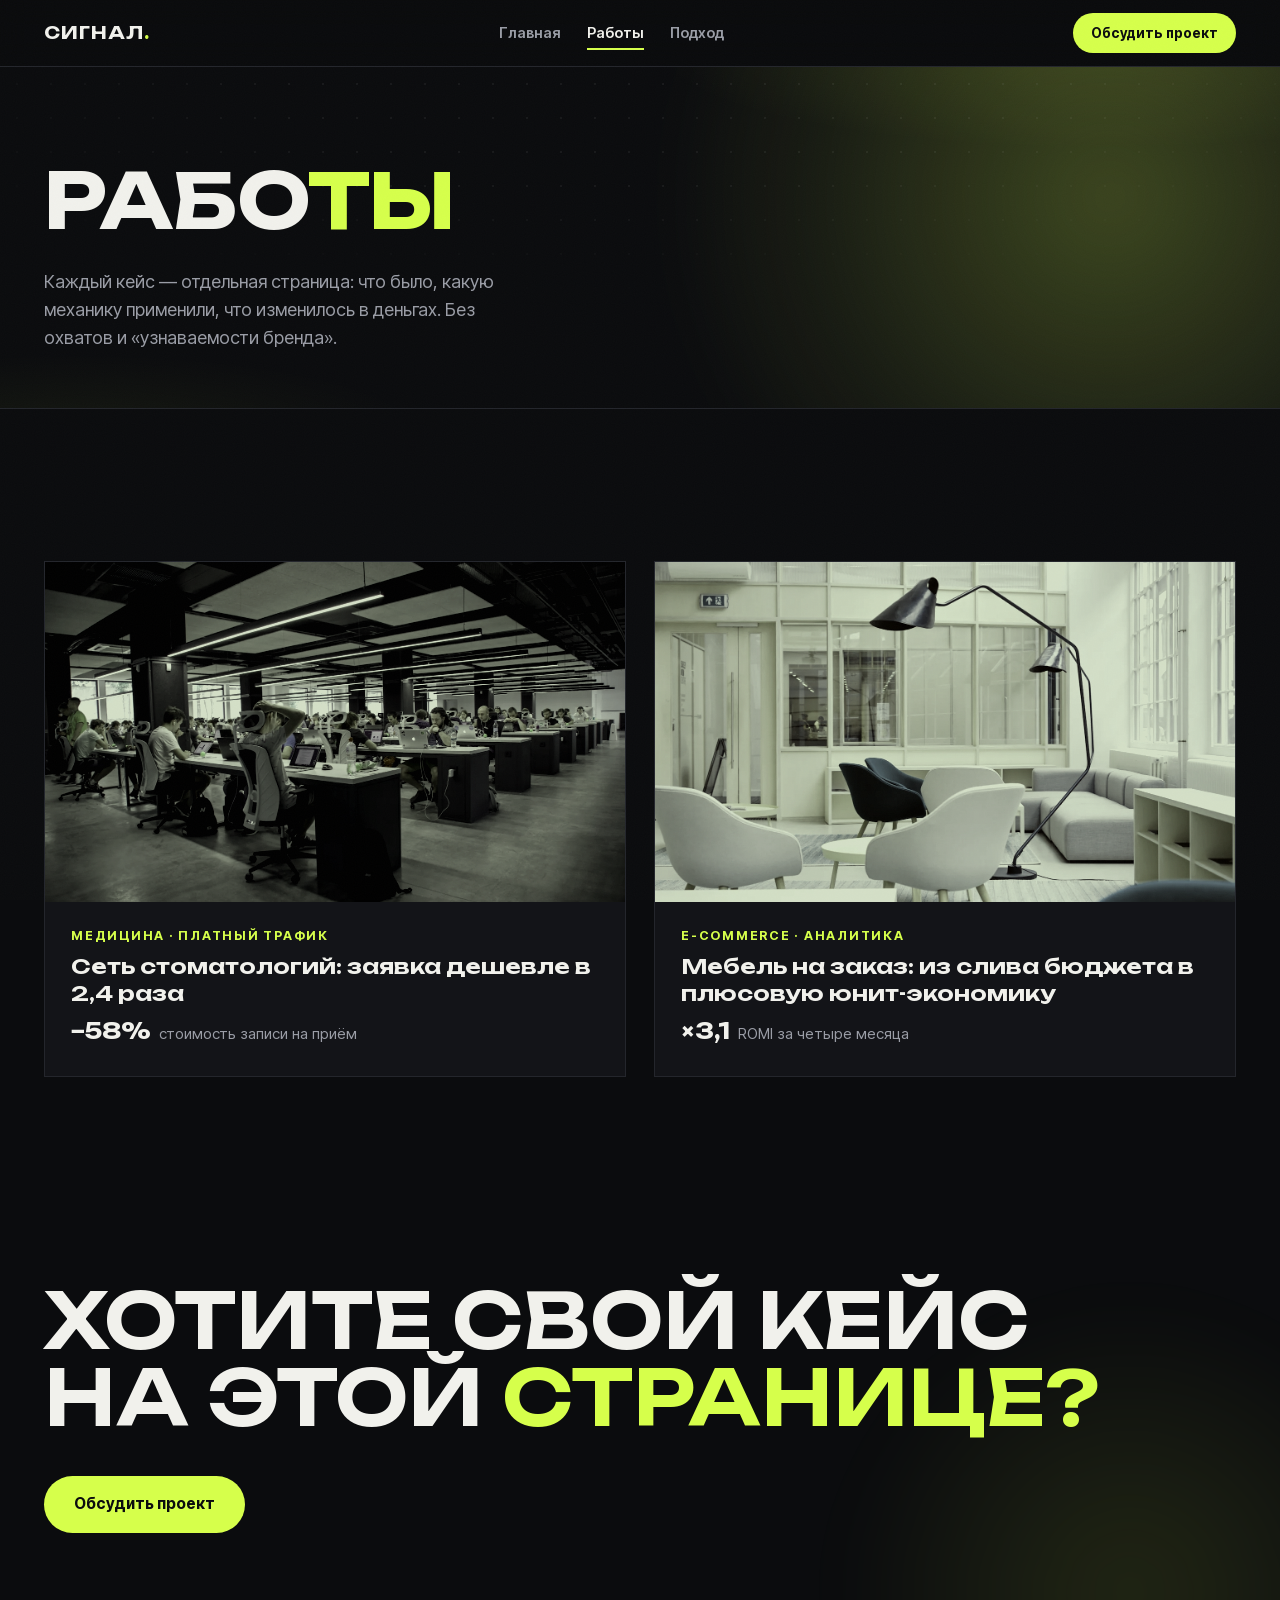
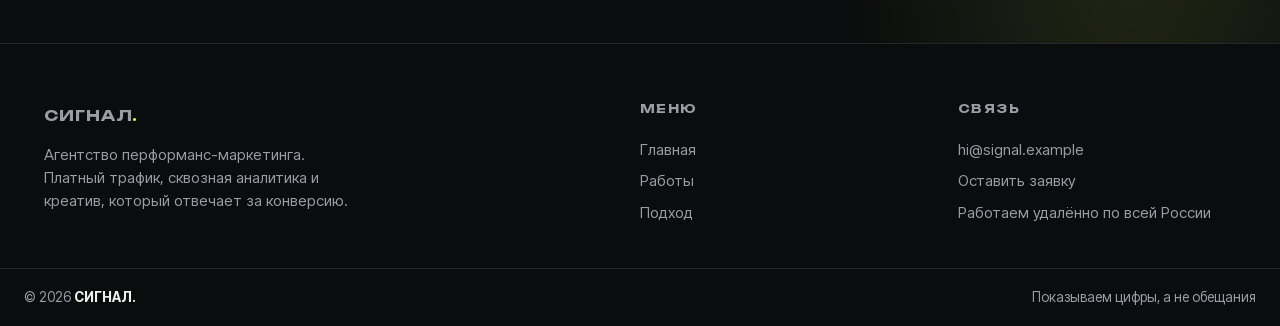
<file: works.html>
<!DOCTYPE html>
<html lang="ru">
<head>
<meta charset="utf-8">
<meta name="viewport" content="width=device-width, initial-scale=1">
<title>Работы — Сигнал</title>
<meta name="description" content="Кейсы агентства Сигнал: платный трафик, аналитика, посадочные. Каждый кейс — отдельная страница с механикой и цифрами.">
<link rel="preload" href="fonts/inter-tight-500-cyrillic.woff2" as="font" type="font/woff2" crossorigin>
<link rel="stylesheet" href="fonts/fonts.css">
<link rel="stylesheet" href="style.css">
<link rel="icon" href="data:image/svg+xml,%3Csvg xmlns=%27http://www.w3.org/2000/svg%27 viewBox=%270 0 64 64%27%3E%3Crect width=%2764%27 height=%2764%27 fill=%27%230b0c0e%27/%3E%3Ctext x=%2732%27 y=%2744%27 font-family=%27Arial,sans-serif%27 font-size=%2736%27 font-weight=%27800%27 fill=%27%23d6ff4b%27 text-anchor=%27middle%27%3EC%3C/text%3E%3C/svg%3E">
<meta property="og:title" content="Работы — Сигнал">
<meta property="og:type" content="website">
<meta property="og:description" content="Кейсы агентства Сигнал: платный трафик, аналитика, посадочные. Каждый кейс — отдельная страница с механикой и цифрами.">
</head>
<body>

<header class="head">
  <div class="wrap">
    <a class="logo" href="index.html">СИГНАЛ<i>.</i></a>
    <nav class="nav">
      <a href="index.html">Главная</a>
      <a href="works.html" class="on">Работы</a>
      <a href="approach.html">Подход</a>
    </nav>
    <a class="cta-mini" href="#" data-modal-open>Обсудить проект</a>
  </div>
</header>

<section class="hero" style="padding-bottom:56px">
  <div class="wrap">
    <h1 style="font-size:clamp(38px,6vw,84px)">Рабо<span class="acid">ты</span></h1>
    <div class="hero-sub">
      <p>Каждый кейс — отдельная страница: что было, какую механику применили, что изменилось в деньгах. Без охватов и «узнаваемости бренда».</p>
    </div>
  </div>
</section>

<section class="blk">
  <div class="wrap">
    <div class="works-grid">
      <a class="work-card rise" href="work-dental.html">
        <img src="img/work-dental.webp" alt="Кейс: сеть стоматологий" loading="lazy">
        <div class="work-card__body">
          <span class="work-card__tag">Медицина · платный трафик</span>
          <h3>Сеть стоматологий: заявка дешевле в 2,4 раза</h3>
          <div class="work-card__nums"><b>−58%</b>стоимость записи на приём</div>
        </div>
      </a>
      <a class="work-card rise" href="work-furniture.html">
        <img src="img/work-furniture.webp" alt="Кейс: мебельное производство" loading="lazy">
        <div class="work-card__body">
          <span class="work-card__tag">E-commerce · аналитика</span>
          <h3>Мебель на заказ: из слива бюджета в плюсовую юнит-экономику</h3>
          <div class="work-card__nums"><b>×3,1</b>ROMI за четыре месяца</div>
        </div>
      </a>
    </div>
  </div>
</section>

<section class="big-cta">
  <div class="wrap">
    <h2>Хотите свой кейс<br>на этой <span>странице?</span></h2>
    <a class="btn" href="#" data-modal-open>Обсудить проект</a>
  </div>
</section>

<footer class="foot">
  <div class="wrap cols">
    <div class="about-col">
      <a class="logo" href="index.html">СИГНАЛ<i>.</i></a>
      <p>Агентство перформанс-маркетинга. Платный трафик, сквозная аналитика и креатив, который отвечает за конверсию.</p>
    </div>
    <div>
      <h4>Меню</h4>
      <a href="index.html">Главная</a>
      <a href="works.html">Работы</a>
      <a href="approach.html">Подход</a>
    </div>
    <div>
      <h4>Связь</h4>
      <a href="#" data-modal-open>hi@signal.example</a>
      <a href="#" data-modal-open>Оставить заявку</a>
      <a>Работаем удалённо по всей России</a>
    </div>
  </div>
  <div class="base">
    <div>© 2026 <b>СИГНАЛ.</b></div>
    <div>Показываем цифры, а не обещания</div>
  </div>
</footer>

<dialog class="modal" id="lead-modal" aria-labelledby="lm-title">
  <div class="modal__back" data-modal-close></div>
  <div class="modal__box">
    <button class="modal__close" data-modal-close aria-label="Закрыть">&times;</button>
    <h3 id="lm-title">Обсудить проект</h3>
    <p class="sub">Расскажите о задаче, вернёмся с планом и оценкой в течение рабочего дня.</p>
    <form data-lead-form>
      <label for="lm-name">Имя</label>
      <input id="lm-name" autofocus type="text" name="name" required placeholder="Как к вам обращаться">
      <label for="lm-phone">Телефон или Telegram</label>
      <input id="lm-phone" type="text" name="phone" required placeholder="+7 ___ ___-__-__ или @ник">
      <label for="lm-budget">Месячный бюджет на трафик</label>
      <select id="lm-budget" name="budget">
        <option>До 150 тысяч</option>
        <option>150–500 тысяч</option>
        <option>500 тысяч – 1,5 млн</option>
        <option>Больше 1,5 млн</option>
        <option>Бюджета ещё нет, нужен расчёт</option>
      </select>
      <label for="lm-msg">Задача</label>
      <textarea id="lm-msg" name="msg" placeholder="Ниша, что продаёте, что сейчас с рекламой"></textarea>
      <button class="send" type="submit">Отправить</button>
      <p class="fine">Нажимая кнопку, вы соглашаетесь с политикой обработки персональных данных</p>
      <p class="fine"><strong>Демонстрационный проект из портфолио.</strong> Агентство «Сигнал», его кейсы и клиенты вымышлены, форма заявку никуда не отправляет. Связаться с автором сайта: <a href="https://shulgin.is-a.dev">shulgin.is-a.dev</a></p>
    </form>
    <div class="modal__ok">
      <div class="ring">&#10003;</div>
      <h3>Принято</h3>
      <p class="sub">Ответим в течение рабочего дня.</p>
    </div>
  </div>
</dialog>

<script src="app.js"></script>
</body>
</html>
</file>
<file: fonts/fonts.css>
@font-face {
  font-family: 'Inter Tight';
  font-style: normal;
  font-weight: 400;
  font-display: swap;
  src: url('inter-tight-400-cyrillic.woff2') format('woff2');
  unicode-range: U+0301, U+0400-045F, U+0490-0491, U+04B0-04B1, U+2116;
}
@font-face {
  font-family: 'Inter Tight';
  font-style: normal;
  font-weight: 400;
  font-display: swap;
  src: url('inter-tight-400-latin.woff2') format('woff2');
  unicode-range: U+0000-00FF, U+0131, U+0152-0153, U+02BB-02BC, U+02C6, U+02DA, U+02DC, U+0304, U+0308, U+0329, U+2000-206F, U+20AC, U+2122, U+2191, U+2193, U+2212, U+2215, U+FEFF, U+FFFD;
}
@font-face {
  font-family: 'Inter Tight';
  font-style: normal;
  font-weight: 500;
  font-display: swap;
  src: url('inter-tight-500-cyrillic.woff2') format('woff2');
  unicode-range: U+0301, U+0400-045F, U+0490-0491, U+04B0-04B1, U+2116;
}
@font-face {
  font-family: 'Inter Tight';
  font-style: normal;
  font-weight: 500;
  font-display: swap;
  src: url('inter-tight-500-latin.woff2') format('woff2');
  unicode-range: U+0000-00FF, U+0131, U+0152-0153, U+02BB-02BC, U+02C6, U+02DA, U+02DC, U+0304, U+0308, U+0329, U+2000-206F, U+20AC, U+2122, U+2191, U+2193, U+2212, U+2215, U+FEFF, U+FFFD;
}
@font-face {
  font-family: 'Inter Tight';
  font-style: normal;
  font-weight: 600;
  font-display: swap;
  src: url('inter-tight-600-cyrillic.woff2') format('woff2');
  unicode-range: U+0301, U+0400-045F, U+0490-0491, U+04B0-04B1, U+2116;
}
@font-face {
  font-family: 'Inter Tight';
  font-style: normal;
  font-weight: 600;
  font-display: swap;
  src: url('inter-tight-600-latin.woff2') format('woff2');
  unicode-range: U+0000-00FF, U+0131, U+0152-0153, U+02BB-02BC, U+02C6, U+02DA, U+02DC, U+0304, U+0308, U+0329, U+2000-206F, U+20AC, U+2122, U+2191, U+2193, U+2212, U+2215, U+FEFF, U+FFFD;
}
@font-face {
  font-family: 'Inter Tight';
  font-style: normal;
  font-weight: 700;
  font-display: swap;
  src: url('inter-tight-700-cyrillic.woff2') format('woff2');
  unicode-range: U+0301, U+0400-045F, U+0490-0491, U+04B0-04B1, U+2116;
}
@font-face {
  font-family: 'Inter Tight';
  font-style: normal;
  font-weight: 700;
  font-display: swap;
  src: url('inter-tight-700-latin.woff2') format('woff2');
  unicode-range: U+0000-00FF, U+0131, U+0152-0153, U+02BB-02BC, U+02C6, U+02DA, U+02DC, U+0304, U+0308, U+0329, U+2000-206F, U+20AC, U+2122, U+2191, U+2193, U+2212, U+2215, U+FEFF, U+FFFD;
}
@font-face {
  font-family: 'Unbounded';
  font-style: normal;
  font-weight: 600;
  font-display: swap;
  src: url('unbounded-600-cyrillic.woff2') format('woff2');
  unicode-range: U+0301, U+0400-045F, U+0490-0491, U+04B0-04B1, U+2116;
}
@font-face {
  font-family: 'Unbounded';
  font-style: normal;
  font-weight: 600;
  font-display: swap;
  src: url('unbounded-600-latin.woff2') format('woff2');
  unicode-range: U+0000-00FF, U+0131, U+0152-0153, U+02BB-02BC, U+02C6, U+02DA, U+02DC, U+0304, U+0308, U+0329, U+2000-206F, U+20AC, U+2122, U+2191, U+2193, U+2212, U+2215, U+FEFF, U+FFFD;
}
@font-face {
  font-family: 'Unbounded';
  font-style: normal;
  font-weight: 700;
  font-display: swap;
  src: url('unbounded-700-cyrillic.woff2') format('woff2');
  unicode-range: U+0301, U+0400-045F, U+0490-0491, U+04B0-04B1, U+2116;
}
@font-face {
  font-family: 'Unbounded';
  font-style: normal;
  font-weight: 700;
  font-display: swap;
  src: url('unbounded-700-latin.woff2') format('woff2');
  unicode-range: U+0000-00FF, U+0131, U+0152-0153, U+02BB-02BC, U+02C6, U+02DA, U+02DC, U+0304, U+0308, U+0329, U+2000-206F, U+20AC, U+2122, U+2191, U+2193, U+2212, U+2215, U+FEFF, U+FFFD;
}

@font-face {
  font-family: 'Unbounded';
  font-style: normal;
  font-weight: 800;
  font-display: swap;
  src: url('unbounded-800-cyrillic.woff2') format('woff2');
  unicode-range: U+0301, U+0400-045F, U+0490-0491, U+04B0-04B1, U+2116;
}
@font-face {
  font-family: 'Unbounded';
  font-style: normal;
  font-weight: 800;
  font-display: swap;
  src: url('unbounded-800-latin.woff2') format('woff2');
  unicode-range: U+0000-00FF, U+0131, U+0152-0153, U+02BB-02BC, U+02C6, U+02DA, U+02DC, U+0304, U+0308, U+0329, U+2000-206F, U+20AC, U+2122, U+2191, U+2193, U+2212, U+2215, U+FEFF, U+FFFD;
}
</file>
<file: style.css>
:root {
  --bg: #0b0c0e;
  --bg-raise: #131418;
  --line: #24262c;
  --ink: #f1f1ec;
  --ink-soft: #9a9da6;
  --acid: #d6ff4b;
  --wrap: 1240px;
  --grade: grayscale(.8) contrast(1.15) brightness(.82) sepia(.22) hue-rotate(46deg) saturate(1.5);
}

* { margin: 0; padding: 0; box-sizing: border-box; }

html { scroll-behavior: smooth; }
@media (prefers-reduced-motion: reduce) {
  html { scroll-behavior: auto; }
  .rise { opacity: 1 !important; transform: none !important; transition: none !important; }
}

body {
  font-family: "Inter Tight", -apple-system, sans-serif;
  background: var(--bg); color: var(--ink);
  line-height: 1.55; font-size: 17px;
  -webkit-font-smoothing: antialiased;
}
.wrap { max-width: var(--wrap); margin: 0 auto; padding: 0 24px; }
a { color: inherit; text-decoration: none; }
img { max-width: 100%; display: block; }
h1, h2, h3, .display { font-family: "Unbounded", sans-serif; font-weight: 600; }

/* header */
.head { position: sticky; top: 0; z-index: 50; background: rgb(11 12 14 / .85); backdrop-filter: blur(14px); border-bottom: 1px solid var(--line); }
.head .wrap { height: 66px; display: flex; align-items: center; justify-content: space-between; }
.logo { font-family: "Unbounded", sans-serif; font-weight: 700; font-size: 17px; letter-spacing: .06em; }
.logo i { font-style: normal; color: var(--acid); }
.nav { display: flex; gap: 26px; font-size: 14.5px; font-weight: 600; color: var(--ink-soft); }
.nav a:hover, .nav a.on { color: var(--ink); }
.cta-mini { font-size: 13.5px; font-weight: 700; padding: 10px 18px; background: var(--acid); color: #0b0c0e; border-radius: 999px; transition: transform .15s ease; }
.cta-mini:hover { transform: scale(1.04); }
.cta-mini:active { transform: scale(.98); }

/* hero */
.hero { padding: 96px 0 72px; border-bottom: 1px solid var(--line); position: relative; overflow: hidden;
  background:
    radial-gradient(58% 48% at 86% -5%, rgb(214 255 75 / .10), transparent 60%),
    radial-gradient(46% 40% at 6% 108%, rgb(214 255 75 / .05), transparent 60%);
}
.hero::before {
  content: ""; position: absolute; inset: 0; pointer-events: none;
  background-image: radial-gradient(rgb(241 241 236 / .06) 1px, transparent 1px);
  background-size: 34px 34px;
  mask-image: radial-gradient(ellipse 90% 80% at 50% 10%, #000 30%, transparent 75%);
}
.hero::after {
  content: ""; position: absolute; pointer-events: none; z-index: 0;
  width: 900px; height: 900px; right: -280px; top: -320px; border-radius: 50%;
  background: radial-gradient(circle, rgb(214 255 75 / .24), rgb(214 255 75 / .07) 45%, transparent 70%);
  filter: blur(22px);
  mix-blend-mode: screen;
}
@media (prefers-reduced-motion: no-preference) {
  .hero::after { animation: breathe 9s ease-in-out infinite alternate; }
}
@keyframes breathe { to { transform: translate(-90px, 70px) scale(1.18); opacity: .8; } }
.hero .wrap { position: relative; z-index: 1; }
.hero h1 {
  font-size: clamp(44px, 7.4vw, 104px);
  line-height: .98; letter-spacing: -0.01em; font-weight: 700;
  text-transform: uppercase;
}
.hero h1 .hollow {
  color: transparent;
  -webkit-text-stroke: clamp(1.6px, .32vw, 3px) var(--ink);
  text-stroke: clamp(1.6px, .32vw, 3px) var(--ink);
  filter: drop-shadow(0 1px 0 rgb(214 255 75 / .35)) drop-shadow(0 0 14px rgb(214 255 75 / .18));
}
.hero h1 .acid { color: var(--acid); }
.hero-sub { margin-top: 30px; display: flex; align-items: flex-end; justify-content: space-between; gap: 40px; flex-wrap: wrap; }
.hero-sub p { max-width: 44ch; color: var(--ink-soft); font-size: 18px; }
.btn {
  display: inline-block; font-weight: 700; font-size: 15.5px;
  padding: 16px 30px; border-radius: 999px;
  background: var(--acid); color: #0b0c0e;
  transition: transform .15s ease;
  white-space: nowrap;
}
.btn:hover { transform: scale(1.05); }
.btn:active { transform: scale(.97); }
.btn--ghost { background: transparent; color: var(--ink); border: 1px solid var(--line); }
.btn--ghost:hover { border-color: var(--ink); }

/* marquee */
.marquee { border-bottom: 1px solid var(--line); overflow: hidden; padding: 18px 0;
  -webkit-mask-image: linear-gradient(90deg, transparent, #000 7%, #000 93%, transparent);
  mask-image: linear-gradient(90deg, transparent, #000 7%, #000 93%, transparent);
}
.marquee-track { display: flex; gap: 48px; width: max-content; animation: slide 28s linear infinite; font-family: "Unbounded", sans-serif; font-size: 14px; letter-spacing: .12em; text-transform: uppercase; color: var(--ink-soft); }
.marquee-track span i { font-style: normal; color: var(--acid); margin-right: 48px; }
@keyframes slide { to { transform: translateX(-50%); } }
@media (prefers-reduced-motion: reduce) { .marquee-track { animation: none; } }

/* sections */
section.blk { padding: 96px 0; }
section.blk + section.blk { border-top: 0; background-image: linear-gradient(90deg, var(--acid), rgb(36 38 44 / 0) 34%); background-size: 100% 1px; background-repeat: no-repeat; }
.blk h2 { font-size: clamp(28px, 4vw, 52px); line-height: 1.05; text-transform: uppercase; letter-spacing: -0.005em; max-width: 24ch; }
.blk .lead { margin-top: 18px; color: var(--ink-soft); max-width: 56ch; font-size: 17.5px; }

/* services */
.srv { margin-top: 56px; border-top: 1px solid var(--line); }
.srv-row { display: grid; grid-template-columns: 90px 1fr 1.2fr; gap: 32px; padding: 36px 0; border-bottom: 1px solid var(--line); align-items: baseline; transition: background .2s ease; position: relative; padding-left: 22px; }
.srv-row:hover { background: var(--bg-raise); }
.srv-row::before { content: ""; position: absolute; left: 0; top: 0; bottom: 0; width: 3px;
  background: var(--acid); transform: scaleY(0); transform-origin: top;
  transition: transform .3s cubic-bezier(.16,1,.3,1); }
.srv-row:hover::before { transform: scaleY(1); }
.srv-row:hover h3 { transform: translateX(4px); transition: transform .25s ease; }
.srv-row .no { font-family: "Unbounded", sans-serif; color: var(--acid); font-size: 20px; opacity: .55; }
.srv-row:hover .no { opacity: 1; }
.srv-row h3 { font-size: 24px; text-transform: uppercase; }
.srv-row p { color: var(--ink-soft); font-size: 16px; max-width: 52ch; }

/* works */
.works-grid { margin-top: 56px; display: grid; grid-template-columns: 1fr 1fr; gap: 28px; }
.work-card { position: relative; display: block; border: 1px solid var(--line); background: var(--bg-raise); overflow: hidden; }
.work-card img { width: 100%; height: 340px; object-fit: cover; filter: var(--grade); transition: transform .4s ease, filter .4s ease; }
.work-card:hover img { transform: scale(1.04); filter: grayscale(.3) contrast(1.1) brightness(.98) saturate(1.15); }
.work-card__body { padding: 24px 26px 28px; display: flex; flex-direction: column; gap: 8px; }
.work-card__tag { font-size: 12.5px; letter-spacing: .14em; text-transform: uppercase; color: var(--acid); font-weight: 700; }
.work-card__body h3 { font-size: 21px; line-height: 1.25; }
.work-card__nums { color: var(--ink-soft); font-size: 15px; }
.work-card__nums b { color: var(--ink); font-family: "Unbounded", sans-serif; font-size: 22px; margin-right: 8px; }

/* numbers strip */
.nums { display: grid; grid-template-columns: repeat(3, 1fr); gap: 1px; background: var(--line); border: 1px solid var(--line); margin-top: 56px; }
.nums div { background: var(--bg); padding: 34px 30px; transition: background .25s ease; }
.nums div:hover { background: var(--bg-raise); }
.nums b { display: block; font-family: "Unbounded", sans-serif; font-size: 40px; color: var(--acid); text-shadow: 0 0 24px rgb(214 255 75 / .28); }
.nums span { color: var(--ink-soft); font-size: 15px; }

/* approach list */
.steps { margin-top: 56px; display: grid; grid-template-columns: repeat(2, 1fr); gap: 1px; background: var(--line); border: 1px solid var(--line); }
.steps div { background: var(--bg); padding: 34px 30px; transition: background .25s ease; }
.steps div:hover { background: var(--bg-raise); }
.steps h3 { font-size: 18px; text-transform: uppercase; margin-bottom: 10px; }
.steps h3 i { font-style: normal; color: var(--acid); margin-right: 10px; }
.steps p { color: var(--ink-soft); font-size: 15.5px; }

/* big cta */
.big-cta { padding: 110px 0; text-align: left; position: relative; overflow: hidden; }
.big-cta::after {
  content: ""; position: absolute; right: -180px; bottom: -280px;
  width: 660px; height: 660px; border-radius: 50%;
  background: radial-gradient(circle, rgb(214 255 75 / .11), transparent 64%);
  filter: blur(28px); pointer-events: none; z-index: 0;
}
.big-cta .wrap { position: relative; z-index: 1; }
.big-cta h2 { font-size: clamp(36px, 6vw, 84px); text-transform: uppercase; line-height: 1; max-width: none; }
.big-cta h2 span { color: var(--acid); }
.big-cta .btn { margin-top: 40px; }

/* work page */
.work-hero { padding: 80px 0 56px; border-bottom: 1px solid var(--line); }
.crumbs { font-size: 13.5px; font-weight: 600; color: var(--ink-soft); margin-bottom: 26px; letter-spacing: .04em; }
.crumbs a:hover { color: var(--acid); }
.work-hero h1 { font-size: clamp(30px, 4.6vw, 60px); line-height: 1.04; text-transform: uppercase; max-width: 22ch; }
.work-meta { margin-top: 30px; display: flex; gap: 48px; flex-wrap: wrap; }
.work-meta div b { display: block; font-size: 14.5px; }
.work-meta div span { font-size: 13.5px; color: var(--ink-soft); }
.work-cover { border-bottom: 1px solid var(--line); position: relative; }
.work-cover img { width: 100%; height: 420px; object-fit: cover; filter: var(--grade); }
.work-body { padding: 72px 0; display: grid; grid-template-columns: 4fr 8fr; gap: 56px; }
.work-body aside { position: sticky; top: 100px; align-self: start; }
.work-body aside .nums-side b { display: block; font-family: "Unbounded", sans-serif; font-size: 34px; color: var(--acid); text-shadow: 0 0 24px rgb(214 255 75 / .28); }
.work-body aside .nums-side span { color: var(--ink-soft); font-size: 14px; display: block; margin-bottom: 22px; }
.work-body h2 { font-size: 24px; text-transform: uppercase; margin: 40px 0 14px; }
.work-body h2:first-child { margin-top: 0; }
.work-body p { color: #c9cbd1; margin-bottom: 14px; max-width: 64ch; }
.work-body ul { margin: 0 0 14px 20px; color: #c9cbd1; }
.work-body li { margin-bottom: 7px; }
.quote { margin: 36px 0; padding: 26px 30px; background: var(--bg-raise); border-left: 3px solid var(--acid); font-size: 18px; }
.quote footer { margin-top: 10px; font-size: 13.5px; color: var(--ink-soft); }

/* photo strip */
.strip { border-top: 1px solid var(--line); border-bottom: 1px solid var(--line); }
.strip .wrap { display: grid; grid-template-columns: 1.4fr 1fr; gap: 1px; background: var(--line); padding: 0; max-width: none; }
.strip figure { margin: 0; overflow: hidden; background: var(--bg); position: relative; }
.strip img { width: 100%; height: 380px; object-fit: cover; filter: var(--grade); transition: transform .6s ease; display: block; }
.strip figure:hover img { transform: scale(1.03); filter: grayscale(.35) brightness(.95) saturate(1.2); }
.strip figure::after, .work-cover::after {
  content: ""; position: absolute; inset: 0; z-index: 1; pointer-events: none;
  background: linear-gradient(180deg, rgb(214 255 75 / .09), transparent 38%),
              linear-gradient(0deg, rgb(11 12 14 / .6), transparent 55%);
}
.strip figcaption {
  position: absolute; left: 22px; bottom: 18px; z-index: 2;
  font-family: "Unbounded", sans-serif; font-size: 12px; letter-spacing: .12em; text-transform: uppercase;
  color: var(--ink); background: rgb(11 12 14 / .72); padding: 8px 14px; backdrop-filter: blur(6px);
}

/* client marks */
.clients { border-top: 1px solid var(--line); padding: 30px 0; }
.clients .wrap { display: flex; align-items: center; gap: 40px; flex-wrap: wrap; justify-content: space-between; }
.clients .label { font-size: 12.5px; letter-spacing: .12em; text-transform: uppercase; color: var(--ink-soft); font-weight: 700; }
.clients .marks { display: flex; gap: 42px; align-items: center; flex-wrap: wrap; }
.clients .marks span { font-weight: 800; font-size: 16px; letter-spacing: .05em; color: #6a6e78; transition: color .25s ease; white-space: nowrap; }
.clients .marks span:hover { color: var(--acid); }
.clients .marks span:nth-child(2) { font-style: italic; font-weight: 600; }
.clients .marks span:nth-child(4) { border: 2px solid currentColor; padding: 3px 10px; font-size: 12.5px; }

/* testimonials dark */
.tst { margin-top: 56px; display: grid; grid-template-columns: 1fr 1fr; gap: 24px; }
.tst blockquote {
  background: var(--bg-raise); border: 1px solid var(--line); padding: 30px;
  font-size: 18px; line-height: 1.5; display: flex; flex-direction: column; gap: 20px;
}
.tst blockquote::before { content: "“"; font-family: "Unbounded", sans-serif; color: var(--acid); font-size: 40px; line-height: 0.4; }
.tst footer { margin-top: auto; font-size: 14px; color: var(--ink-soft); }
.tst footer b { color: var(--ink); display: block; font-size: 15px; }

/* next case */
.next-case { border-top: 1px solid var(--line); }
.next-case a { display: flex; justify-content: space-between; align-items: center; gap: 20px; padding: 48px 0; }
.next-case small { display: block; font-size: 12px; letter-spacing: .14em; text-transform: uppercase; color: var(--ink-soft); font-weight: 700; margin-bottom: 10px; }
.next-case h3 { font-size: clamp(20px, 2.6vw, 30px); text-transform: uppercase; transition: color .2s ease; }
.next-case a:hover h3 { color: var(--acid); }
.next-case .arr { font-size: 36px; color: var(--acid); flex: none; }

/* modal (dark) */
.modal { position: fixed; inset: 0; z-index: 200; display: none; align-items: center; justify-content: center; padding: 20px;
  /* native <dialog> reset: full-viewport transparent shell, the backdrop and box are the existing children */
  width: 100%; height: 100%; max-width: none; max-height: none; margin: 0; border: 0; background: transparent; color: inherit; overflow: visible; }
.modal[open] { display: flex; }
.modal::backdrop { background: transparent; }
.modal:modal { overscroll-behavior: contain; }
.modal__back { position: absolute; inset: 0; background: rgb(0 0 0 / .7); backdrop-filter: blur(5px); }
.modal__box {
  position: relative; background: var(--bg-raise); border: 1px solid var(--line);
  width: 470px; max-width: 100%; padding: 38px; max-height: 92vh; overflow: auto;
}
@media (prefers-reduced-motion: no-preference) {
  .modal[open] .modal__box { animation: modalIn .35s cubic-bezier(.16,1,.3,1); }
}
@keyframes modalIn { from { opacity: 0; transform: translateY(26px) scale(.98); } }
.modal__close { position: absolute; top: 4px; right: 8px; width: 44px; height: 44px; display: grid; place-items: center; border: 0; background: none; font-size: 28px; cursor: pointer; color: var(--ink-soft); line-height: 1; }
.modal__close:hover { color: var(--ink); }
.modal h3 { font-size: 22px; text-transform: uppercase; margin-bottom: 6px; }
.modal .sub { color: var(--ink-soft); font-size: 15px; margin-bottom: 20px; }
.modal label { display: block; font-size: 12.5px; font-weight: 700; letter-spacing: .08em; text-transform: uppercase; margin: 16px 0 6px; color: var(--ink-soft); }
.modal input, .modal select, .modal textarea {
  width: 100%; padding: 12px 14px; border: 1px solid var(--line); border-radius: 0;
  font: inherit; font-size: 15.5px; background: var(--bg); color: var(--ink);
}
.modal input:focus, .modal select:focus, .modal textarea:focus { outline: 2px solid var(--acid); outline-offset: -1px; }
.modal textarea { resize: vertical; min-height: 80px; }
.modal .send {
  margin-top: 24px; width: 100%; border: 0; cursor: pointer; border-radius: 999px;
  background: var(--acid); color: #0b0c0e; font: inherit; font-weight: 700; font-size: 16px; padding: 15px;
  transition: transform .15s ease, box-shadow .25s ease;
}
.modal .send:hover { box-shadow: 0 6px 32px rgb(214 255 75 / .3); }
.modal .send:active { transform: scale(.985); }
.modal .fine { margin-top: 12px; font-size: 12px; color: var(--ink-soft); text-align: center; }
.modal__ok { display: none; text-align: center; padding: 30px 0 16px; }
.modal__ok .ring { width: 64px; height: 64px; margin: 0 auto 18px; border-radius: 50%; background: var(--acid); color: #0b0c0e; display: grid; place-items: center; font-size: 30px; }
@media (prefers-reduced-motion: no-preference) {
  .modal__ok.show .ring { animation: pop .5s cubic-bezier(.16,1,.3,1); }
}
@keyframes pop { from { transform: scale(0); } }
.modal.sent form { display: none; }
.modal.sent .modal__ok { display: block; }

/* tilt */
.work-card { will-change: transform; transform-style: preserve-3d; transition: transform .18s ease-out, border-color .3s ease, box-shadow .3s ease; }
.work-card:hover { border-color: rgb(214 255 75 / .5); box-shadow: 0 24px 60px -24px rgb(0 0 0 / .85), 0 0 0 1px rgb(214 255 75 / .22); }
@media (prefers-reduced-motion: reduce) {
  .work-card { transition: border-color .3s, box-shadow .3s; }
}

/* footer */
.foot { border-top: 1px solid var(--line); }
.foot .cols { display: grid; grid-template-columns: 2fr 1fr 1fr; gap: 40px; padding: 56px 24px 40px; }
.foot .cols h4 { font-size: 12px; letter-spacing: .12em; text-transform: uppercase; color: var(--ink-soft); margin-bottom: 16px; font-family: "Unbounded", sans-serif; }
.foot .cols a { display: block; padding: 4px 0; color: var(--ink-soft); font-size: 15px; }
.foot .cols a:hover { color: var(--acid); }
.foot .cols .about-col p { color: var(--ink-soft); font-size: 15px; max-width: 36ch; margin-top: 12px; }
.foot .base { border-top: 1px solid var(--line); padding: 18px 24px; display: flex; justify-content: space-between; gap: 16px; flex-wrap: wrap; color: var(--ink-soft); font-size: 13.5px; }
.foot b { color: var(--ink); }

/* rise */
.rise { opacity: 0; transform: translateY(20px); transition: opacity .45s cubic-bezier(.16,1,.3,1), transform .45s cubic-bezier(.16,1,.3,1); }
.rise.in { opacity: 1; transform: none; }

/* grain overlay */
body::before {
  content: ""; position: fixed; inset: 0; z-index: 90; pointer-events: none;
  background-image: url("data:image/svg+xml,%3Csvg xmlns='http://www.w3.org/2000/svg' width='120' height='120'%3E%3Cfilter id='n'%3E%3CfeTurbulence type='fractalNoise' baseFrequency='.9' numOctaves='2'/%3E%3C/filter%3E%3Crect width='120' height='120' filter='url(%23n)' opacity='.35'/%3E%3C/svg%3E");
  opacity: .06;
}

/* scroll progress */
.progress {
  position: fixed; top: 0; left: 0; right: 0; height: 3px; z-index: 100;
  background: var(--acid); transform: scaleX(0); transform-origin: left;
}

/* hero line-by-line intro */
.hero h1 .line { display: block; overflow: hidden; }
.hero h1 .line > span { display: inline-block; }
@media (prefers-reduced-motion: no-preference) {
  .hero h1 .line > span { transform: translateY(110%); animation: lineUp .9s cubic-bezier(.16,1,.3,1) forwards; }
  .hero h1 .line:nth-child(2) > span { animation-delay: .1s; }
  .hero h1 .line:nth-child(3) > span { animation-delay: .2s; }
  .hero-sub { opacity: 0; transform: translateY(18px); animation: fadeUp .8s cubic-bezier(.16,1,.3,1) .45s forwards; }
}
@keyframes lineUp { to { transform: translateY(0); } }
@keyframes fadeUp { to { opacity: 1; transform: none; } }

/* nav underline */
.nav a { position: relative; }
.nav a::after {
  content: ""; position: absolute; left: 0; bottom: -6px; width: 100%; height: 2px;
  background: var(--acid); transform: scaleX(0); transform-origin: left;
  transition: transform .25s ease;
}
.nav a:hover::after, .nav a.on::after { transform: scaleX(1); }

/* acid glow on primary buttons */
.btn:not(.btn--ghost), .cta-mini { box-shadow: 0 0 0 rgb(214 255 75 / 0); transition: transform .15s ease, box-shadow .25s ease; }
.btn:not(.btn--ghost):hover, .cta-mini:hover { box-shadow: 0 6px 32px rgb(214 255 75 / .28); }

/* work card arrow */
.work-card__body { position: relative; }
.work-card__body::after {
  content: "→"; position: absolute; right: 26px; top: 24px;
  font-family: "Unbounded", sans-serif; color: var(--acid); font-size: 20px;
  opacity: 0; transform: translateX(-8px); transition: opacity .25s ease, transform .25s ease;
}
.work-card:hover .work-card__body::after { opacity: 1; transform: none; }

@media (max-width: 880px) {
  /* the nav stays reachable on phones: logo + CTA on row one, the three links on row two (a 44 px tap row) */
  .head .wrap { height: auto; padding-top: 8px; flex-wrap: wrap; row-gap: 0; }
  .nav { order: 3; flex: 0 0 100%; gap: 20px; }
  .nav a { display: flex; align-items: center; min-height: 44px; }
  .cta-mini { display: inline-flex; align-items: center; min-height: 44px; }
  .logo { padding: 9px 0; margin: -9px 0; }
  .crumbs a { display: inline-block; padding: 14px 0; margin: -14px 0; }
  .foot .cols a { padding: 11px 0; }
  .works-grid, .steps, .work-body, .tst, .strip .wrap { grid-template-columns: 1fr; }
  .foot .cols { grid-template-columns: 1fr; gap: 26px; padding: 40px 24px 28px; }
  .strip img { height: 240px; }
  .nums { grid-template-columns: 1fr; }
  .srv-row { grid-template-columns: 1fr; gap: 10px; }
  .work-body aside { position: static; }
  section.blk, .hero { padding: 60px 0; }
  .work-card img { height: 240px; }
}
</file>
